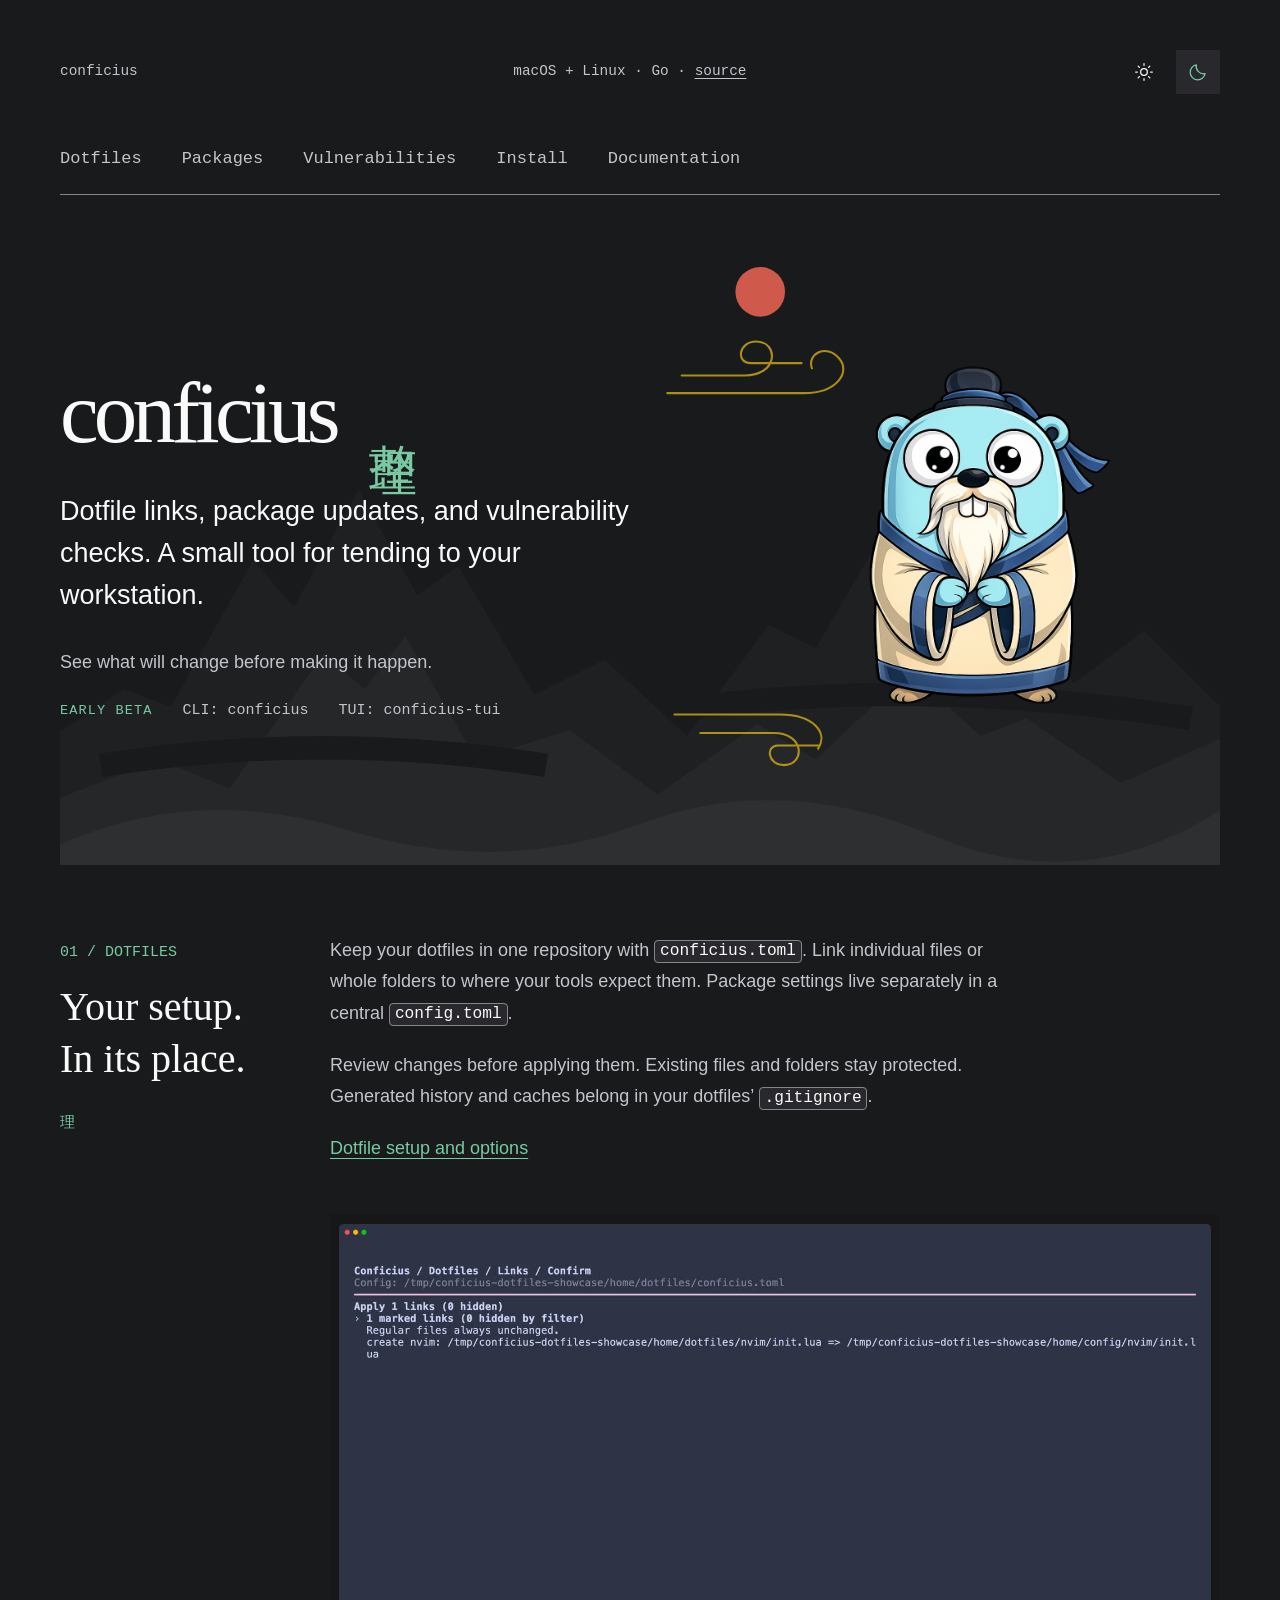
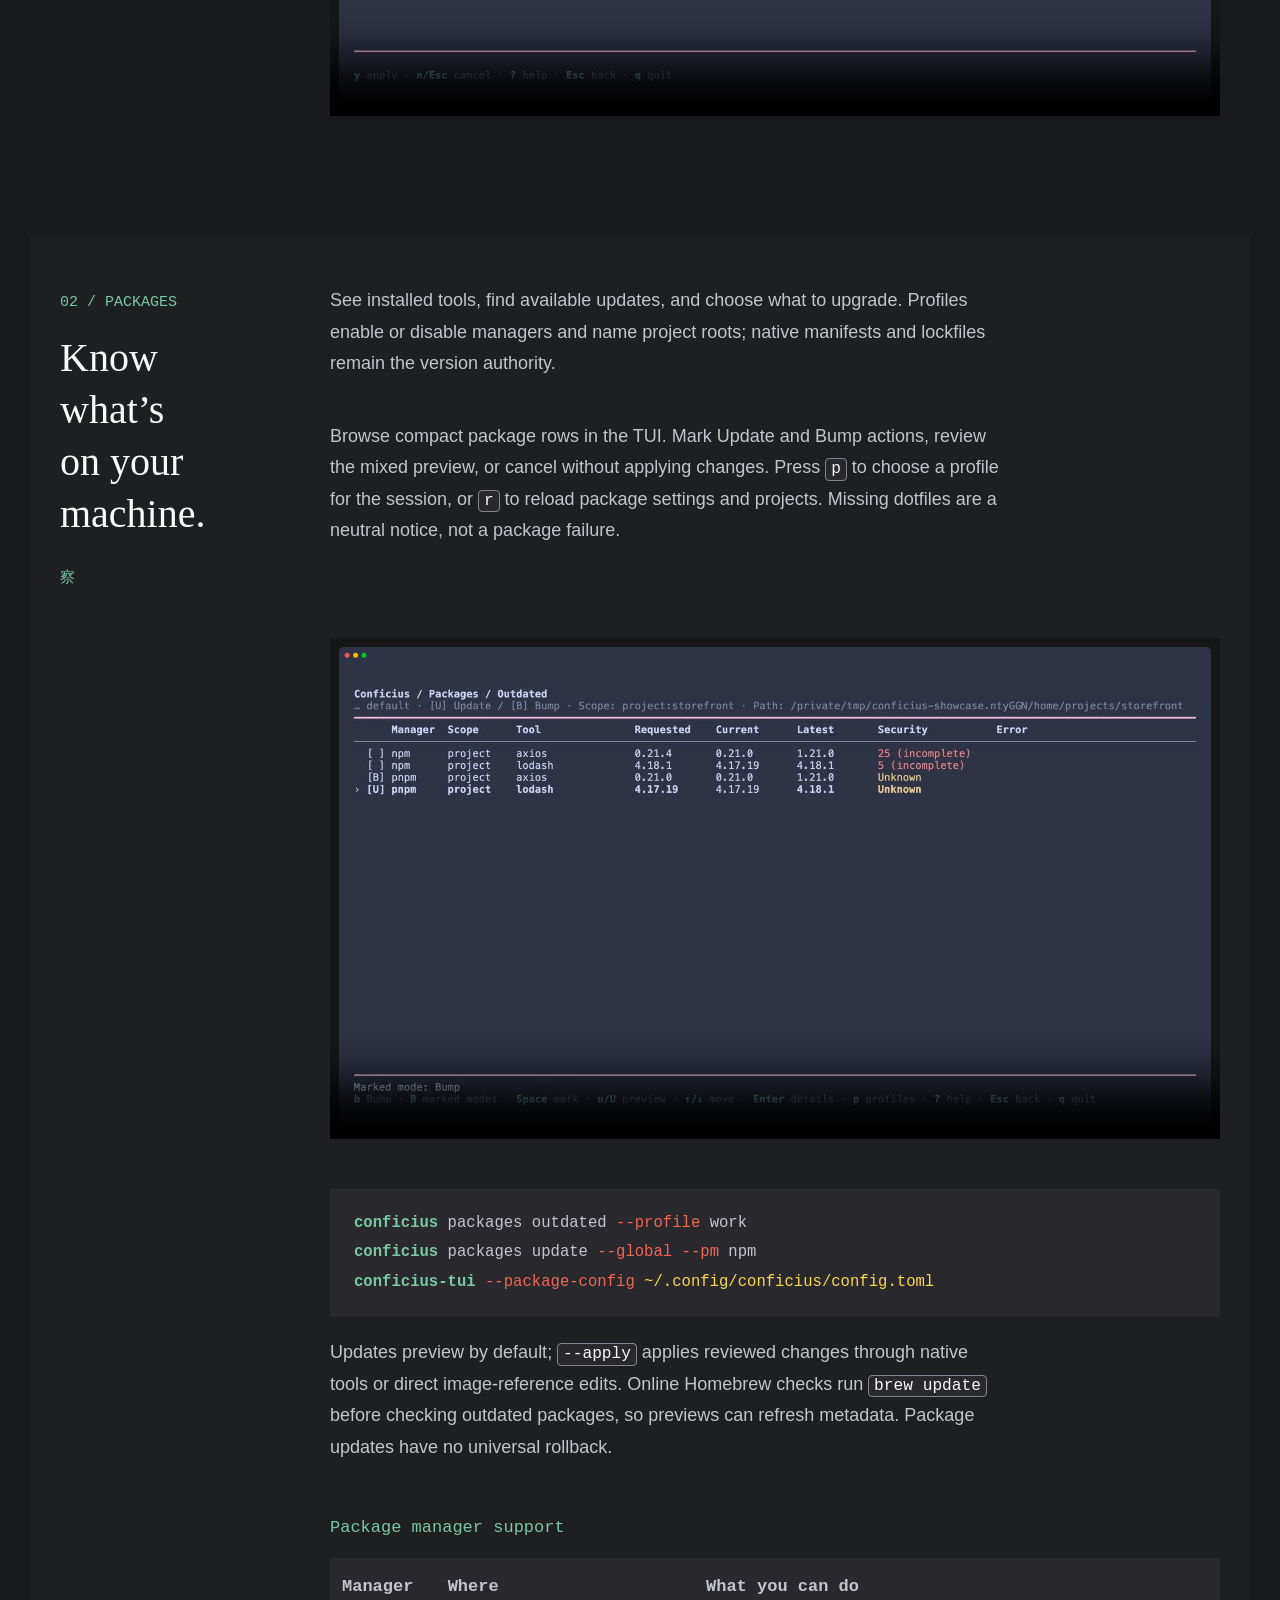
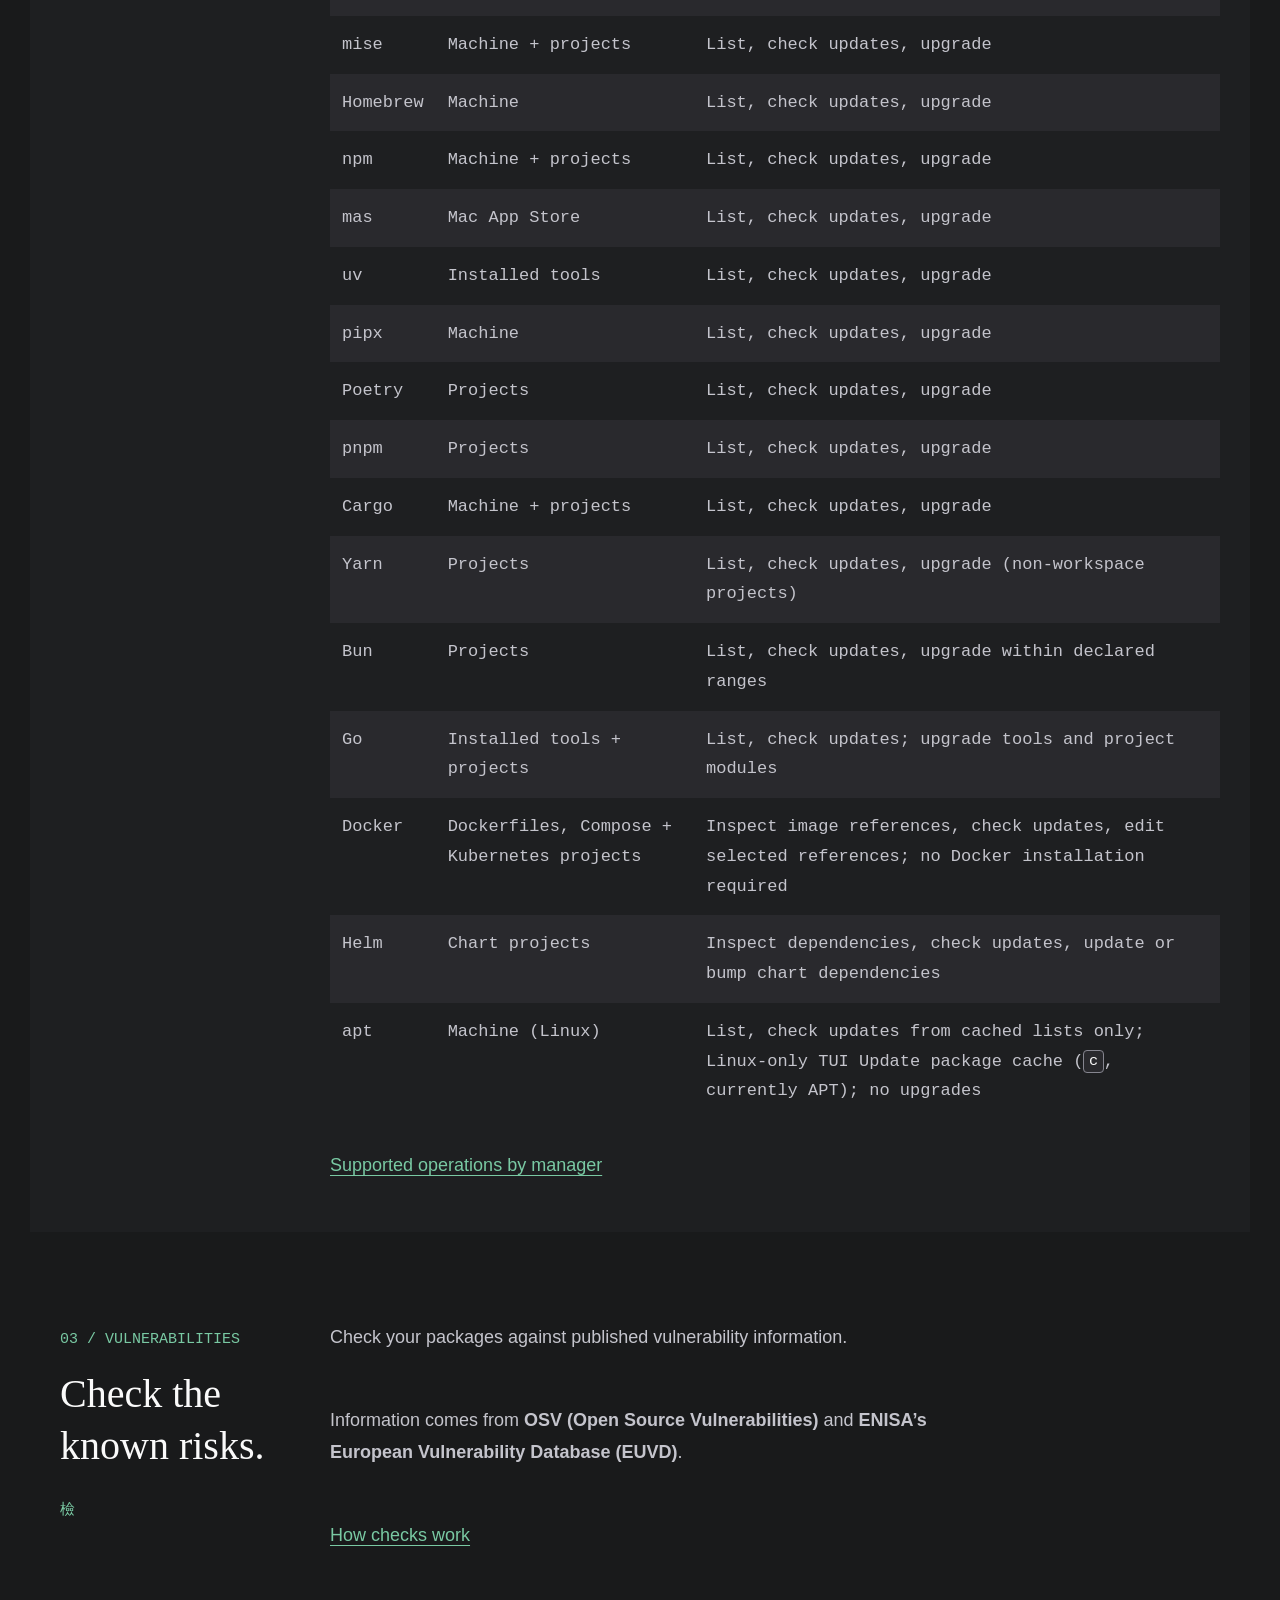
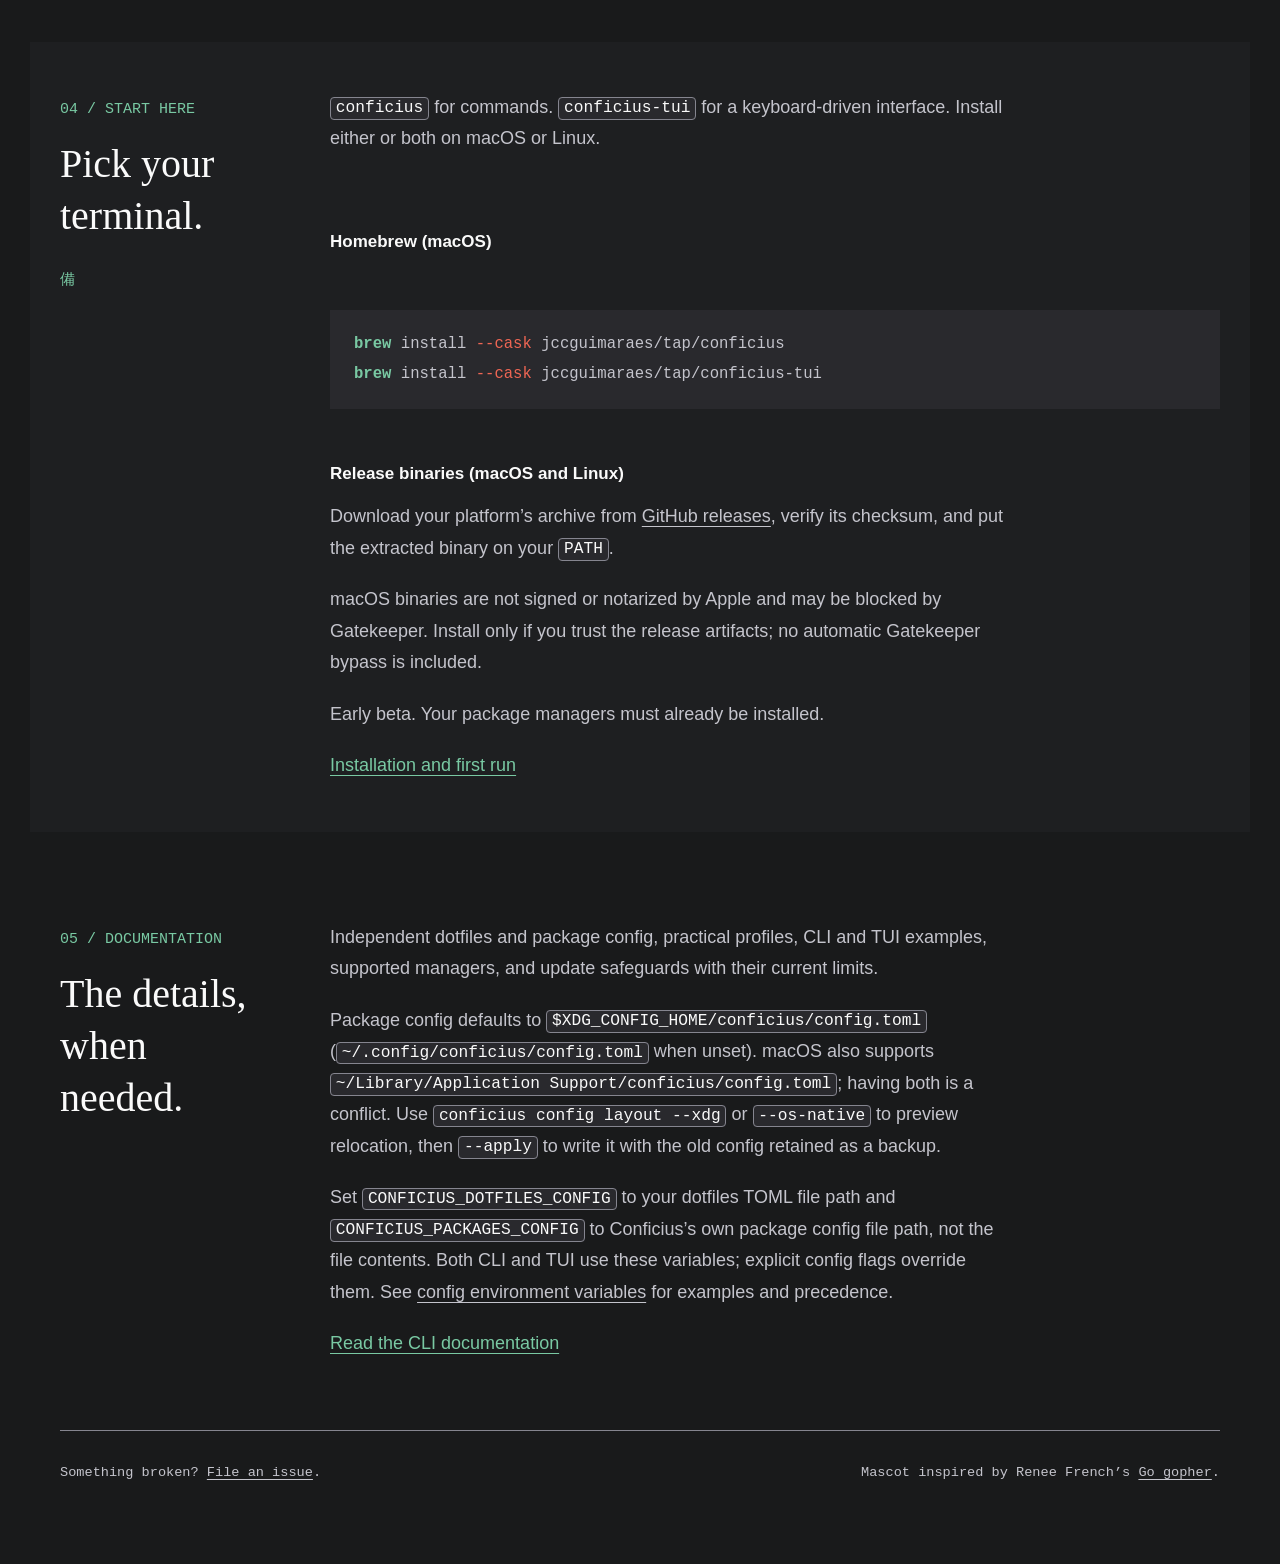
<file: docs/index.html>
<!doctype html>
<html lang="en">
<head>
  <meta charset="utf-8">
  <meta name="viewport" content="width=device-width, initial-scale=1">
  <meta name="description" content="Conficius: a terminal tool for dotfile links, package updates, and vulnerability checks on macOS and Linux. Commands, configuration, and installation notes.">
  <meta name="theme-color" content="#191a1b">
  <title>conficius</title>
  <link rel="icon" href="assets/conficius-gopher.png" type="image/png">
  <script>
    try {
      if (localStorage.getItem('conficius-theme') === 'light') {
        document.documentElement.dataset.theme = 'light';
        document.querySelector('meta[name="theme-color"]').content = '#edf4df';
      }
    } catch {}
  </script>
  <link rel="stylesheet" href="assets/site.css">
</head>
<body>
  <a class="skip" href="#main">Skip to content</a>
  <div class="sheet">
    <header class="masthead">
      <p>conficius</p>
      <p>macOS + Linux · Go · <a href="https://github.com/jccguimaraes/conficius">source</a></p>
      <div class="theme-control" role="group" aria-label="Theme" hidden>
        <button type="button" data-theme="light" aria-label="Light theme" aria-pressed="false">
          <svg viewBox="0 0 24 24" aria-hidden="true"><circle cx="12" cy="12" r="4"/><path d="M12 2v2m0 16v2M2 12h2m16 0h2M5 5l1.5 1.5m11 11L19 19M5 19l1.5-1.5m11-11L19 5"/></svg>
        </button>
        <button type="button" data-theme="dark" aria-label="Dark theme" aria-pressed="true">
          <svg viewBox="0 0 24 24" aria-hidden="true"><path d="M20.5 14A9 9 0 0 1 10 3.5 9 9 0 1 0 20.5 14Z"/></svg>
        </button>
      </div>
    </header>
    <div class="layout">
      <aside class="rail" aria-label="Manual index">
        <div class="rail-inner">
          <nav aria-label="Sections">
            <a href="#dotfiles">Dotfiles</a>
            <a href="#packages">Packages</a>
            <a href="#vulnerabilities">Vulnerabilities</a>
            <a href="#install">Install</a>
            <a href="cli.html">Documentation</a>
          </nav>
        </div>
      </aside>
      <main id="main">
        <div class="intro">
          <svg class="landscape" viewBox="0 0 1000 400" preserveAspectRatio="xMidYMax slice" aria-hidden="true" focusable="false">
            <path fill="currentColor" opacity=".3" d="M0 290 60 250 100 265 170 140 205 180 260 80 310 170 345 145 410 255 470 225 540 290 610 195 650 215 720 95 760 160 800 145 870 245 930 200 1000 270V400H0Z"/>
            <path fill="currentColor" opacity=".5" d="M0 345 90 310 150 335 230 220 265 250 300 205 360 310 440 285 515 340 600 280 650 310 730 235 790 290 830 275 910 330 1000 290V400H0Z"/>
            <path fill="currentColor" d="M0 385Q120 330 250 370T500 365T750 375T1000 350V400H0Z"/>
            <path d="M40 315Q230 285 420 315M550 265Q750 240 970 275" fill="none" stroke="var(--paper)" stroke-width="20"/>
          </svg>
          <div class="intro-copy">
          <div class="title-line">
            <h1>conficius</h1>
            <div class="calligraphy"><span lang="zh-Hant">整理</span></div>
          </div>
          <p class="description">Dotfile links, package updates, and vulnerability checks. A small tool for tending to your workstation.</p>
          <p>See what will change before making it happen.</p>
          <div class="meta"><span class="stamp">EARLY BETA</span><span>CLI: conficius</span><span>TUI: conficius-tui</span></div>
          </div>
          <figure>
            <svg class="ink-garden" viewBox="0 0 600 600" aria-hidden="true" focusable="false">
              <g fill="none" stroke="var(--leaf)" stroke-width="2" opacity=".65" stroke-linecap="round">
                <path d="M21 136h61c33 0 33-33 11-33-17 0-20 21-5 21h49M7 153h132c33 0 46-21 34-34-12-14-31-4-26 10"/>
                <path d="M39 482h71c31 0 30 31 10 31-16 0-18-19-6-19h39M14 464h102c33 0 47 18 37 33"/>
              </g>
              <circle cx="97" cy="55" r="24" fill="var(--sun)" opacity=".85"/>
            </svg>
            <img src="assets/conficius-gopher.png" alt="Gopher in a robe with a long white beard" width="1024" height="1024">
          </figure>
        </div>
        <section id="dotfiles" class="overview" aria-labelledby="dotfiles-title">
          <div class="section-head"><span>01 / DOTFILES</span><h2 id="dotfiles-title">Your setup.<br>In its place.</h2><span class="chapter" lang="zh-Hant" aria-hidden="true">理</span></div>
          <p>Keep your dotfiles in one repository with <code>conficius.toml</code>. Link individual files or whole folders to where your tools expect them. Package settings live separately in a central <code>config.toml</code>.</p>
          <p class="small">Review changes before applying them. Existing files and folders stay protected. Generated history and caches belong in your dotfiles’ <code>.gitignore</code>.</p>
          <a class="reading-link" href="cli.html#dotfiles">Dotfile setup and options</a>
          <div class="showcase">
            <video controls preload="none" playsinline poster="assets/showcase-dotfiles-poster.jpg" width="1600" height="900" aria-label="Dotfiles walkthrough with narration">
              <source src="assets/showcase-dotfiles.mp4" type="video/mp4">
              <track kind="captions" src="assets/showcase-dotfiles.en.vtt" srclang="en" label="English">
              <a href="assets/showcase-dotfiles.mp4">Download the dotfiles walkthrough</a>.
            </video>
          </div>
        </section>
        <section id="packages" class="overview" aria-labelledby="packages-title">
          <div class="section-head"><span>02 / PACKAGES</span><h2 id="packages-title">Know what’s<br>on your machine.</h2><span class="chapter" lang="zh-Hant" aria-hidden="true">察</span></div>
          <p>See installed tools, find available updates, and choose what to upgrade. Profiles enable or disable managers and name project roots; native manifests and lockfiles remain the version authority.</p>
          <p class="small">Browse compact package rows in the TUI. Mark Update and Bump actions, review the mixed preview, or cancel without applying changes. Press <code>p</code> to choose a profile for the session, or <code>r</code> to reload package settings and projects. Missing dotfiles are a neutral notice, not a package failure.</p>
          <div class="showcase">
            <video controls preload="none" playsinline poster="assets/showcase-packages-poster.jpg" width="1600" height="900" aria-label="Package inspection walkthrough with narration">
              <source src="assets/showcase-packages.mp4" type="video/mp4">
              <track kind="captions" src="assets/showcase-packages.en.vtt" srclang="en" label="English">
              <a href="assets/showcase-packages.mp4">Download the packages walkthrough</a>.
            </video>
          </div>
          <pre><code><span class="syntax-command">conficius</span> packages outdated <span class="syntax-flag">--profile</span> work
<span class="syntax-command">conficius</span> packages update <span class="syntax-flag">--global</span> <span class="syntax-flag">--pm</span> npm
<span class="syntax-command">conficius-tui</span> <span class="syntax-flag">--package-config</span> <span class="syntax-string">~/.config/conficius/config.toml</span></code></pre>
          <p class="small">Updates preview by default; <code>--apply</code> applies reviewed changes through native tools or direct image-reference edits. Online Homebrew checks run <code>brew update</code> before checking outdated packages, so previews can refresh metadata. Package updates have no universal rollback.</p>
          <div class="table-scroll" role="region" aria-label="Supported package managers" tabindex="0">
            <table>
              <caption>Package manager support</caption>
              <thead><tr><th scope="col">Manager</th><th scope="col">Where</th><th scope="col">What you can do</th></tr></thead>
              <tbody>
                <tr><th scope="row">mise</th><td>Machine + projects</td><td>List, check updates, upgrade</td></tr>
                <tr><th scope="row">Homebrew</th><td>Machine</td><td>List, check updates, upgrade</td></tr>
                <tr><th scope="row">npm</th><td>Machine + projects</td><td>List, check updates, upgrade</td></tr>
                <tr><th scope="row">mas</th><td>Mac App Store</td><td>List, check updates, upgrade</td></tr>
                <tr><th scope="row">uv</th><td>Installed tools</td><td>List, check updates, upgrade</td></tr>
                <tr><th scope="row">pipx</th><td>Machine</td><td>List, check updates, upgrade</td></tr>
                <tr><th scope="row">Poetry</th><td>Projects</td><td>List, check updates, upgrade</td></tr>
                <tr><th scope="row">pnpm</th><td>Projects</td><td>List, check updates, upgrade</td></tr>
                <tr><th scope="row">Cargo</th><td>Machine + projects</td><td>List, check updates, upgrade</td></tr>
                <tr><th scope="row">Yarn</th><td>Projects</td><td>List, check updates, upgrade (non-workspace projects)</td></tr>
                <tr><th scope="row">Bun</th><td>Projects</td><td>List, check updates, upgrade within declared ranges</td></tr>
                <tr><th scope="row">Go</th><td>Installed tools + projects</td><td>List, check updates; upgrade tools and project modules</td></tr>
                <tr><th scope="row">Docker</th><td>Dockerfiles, Compose + Kubernetes projects</td><td>Inspect image references, check updates, edit selected references; no Docker installation required</td></tr>
                <tr><th scope="row">Helm</th><td>Chart projects</td><td>Inspect dependencies, check updates, update or bump chart dependencies</td></tr>
                <tr><th scope="row">apt</th><td>Machine (Linux)</td><td>List, check updates from cached lists only; Linux-only TUI Update package cache (<code>c</code>, currently APT); no upgrades</td></tr>
              </tbody>
            </table>
          </div>
          <a class="reading-link" href="cli.html#managers">Supported operations by manager</a>
        </section>
        <section id="vulnerabilities" class="overview" aria-labelledby="vulnerabilities-title">
          <div class="section-head"><span>03 / VULNERABILITIES</span><h2 id="vulnerabilities-title">Check the<br>known risks.</h2><span class="chapter" lang="zh-Hant" aria-hidden="true">檢</span></div>
          <p>Check your packages against published vulnerability information.</p>
          <p class="source-line">Information comes from <strong>OSV (Open Source Vulnerabilities)</strong> and <strong>ENISA’s European Vulnerability Database (EUVD)</strong>.</p>
          <a class="reading-link" href="cli.html#vulnerabilities">How checks work</a>
        </section>
        <section id="install" class="overview" aria-labelledby="install-title">
          <div class="section-head"><span>04 / START HERE</span><h2 id="install-title">Pick your<br>terminal.</h2><span class="chapter" lang="zh-Hant" aria-hidden="true">備</span></div>
          <p><code>conficius</code> for commands. <code>conficius-tui</code> for a keyboard-driven interface. Install either or both on macOS or Linux.</p>
          <h3>Homebrew (macOS)</h3>
          <pre><code><span class="syntax-command">brew</span> install <span class="syntax-flag">--cask</span> jccguimaraes/tap/conficius
<span class="syntax-command">brew</span> install <span class="syntax-flag">--cask</span> jccguimaraes/tap/conficius-tui</code></pre>
          <h3>Release binaries (macOS and Linux)</h3>
          <p>Download your platform’s archive from <a href="https://github.com/jccguimaraes/conficius/releases">GitHub releases</a>, verify its checksum, and put the extracted binary on your <code>PATH</code>.</p>
          <p>macOS binaries are not signed or notarized by Apple and may be blocked by Gatekeeper. Install only if you trust the release artifacts; no automatic Gatekeeper bypass is included.</p>
          <p class="small">Early beta. Your package managers must already be installed.</p>
          <a class="reading-link" href="cli.html#overview">Installation and first run</a>
        </section>
        <section id="documentation" class="overview" aria-labelledby="documentation-title">
          <div class="section-head"><span>05 / DOCUMENTATION</span><h2 id="documentation-title">The details,<br>when needed.</h2></div>
          <p>Independent dotfiles and package config, practical profiles, CLI and TUI examples, supported managers, and update safeguards with their current limits.</p>
          <p class="small">Package config defaults to <code>$XDG_CONFIG_HOME/conficius/config.toml</code> (<code>~/.config/conficius/config.toml</code> when unset). macOS also supports <code>~/Library/Application Support/conficius/config.toml</code>; having both is a conflict. Use <code>conficius config layout --xdg</code> or <code>--os-native</code> to preview relocation, then <code>--apply</code> to write it with the old config retained as a backup.</p>
          <p class="small">Set <code>CONFICIUS_DOTFILES_CONFIG</code> to your dotfiles TOML file path and <code>CONFICIUS_PACKAGES_CONFIG</code> to Conficius’s own package config file path, not the file contents. Both CLI and TUI use these variables; explicit config flags override them. See <a href="cli.html#config-environment">config environment variables</a> for examples and precedence.</p>
          <a class="reading-link" href="cli.html">Read the CLI documentation</a>
        </section>
      </main>
    </div>
    <footer>
      <p>Something broken? <a href="https://github.com/jccguimaraes/conficius/issues">File an issue</a>.</p>
      <p>Mascot inspired by Renee French’s <a href="https://go.dev/doc/gopher">Go gopher</a>.</p>
    </footer>
  </div>
  <script>
    const themeControl = document.querySelector('.theme-control');
    const themeButtons = themeControl.querySelectorAll('button');
    const updateThemeButtons = () => {
      const theme = document.documentElement.dataset.theme || 'dark';
      themeButtons.forEach(button => button.setAttribute('aria-pressed', String(button.dataset.theme === theme)));
    };
    updateThemeButtons();
    themeControl.hidden = false;
    themeButtons.forEach(button => button.addEventListener('click', () => {
      const theme = button.dataset.theme;
      document.documentElement.dataset.theme = theme;
      document.querySelector('meta[name="theme-color"]').content = theme === 'light' ? '#edf4df' : '#191a1b';
      updateThemeButtons();
      try { localStorage.setItem('conficius-theme', theme); } catch {}
    }));
  </script>
</body>
</html>
</file>
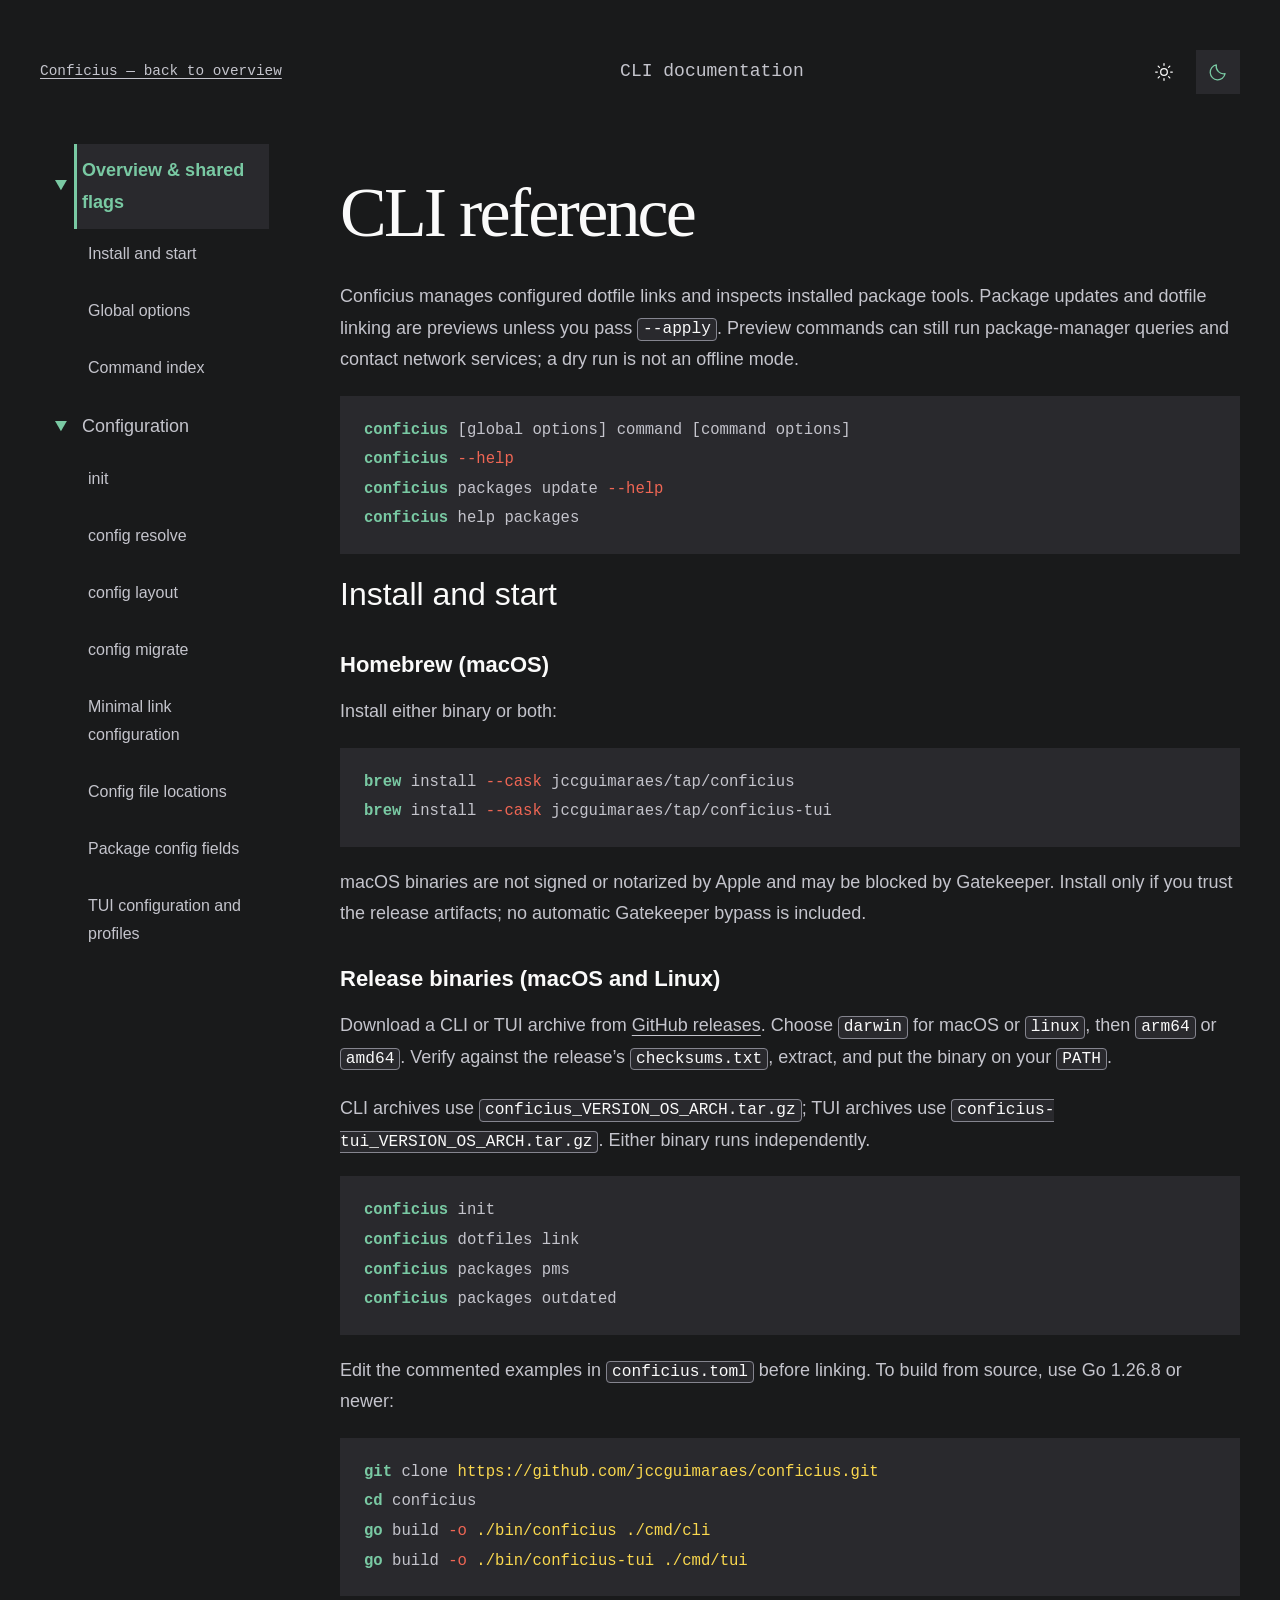
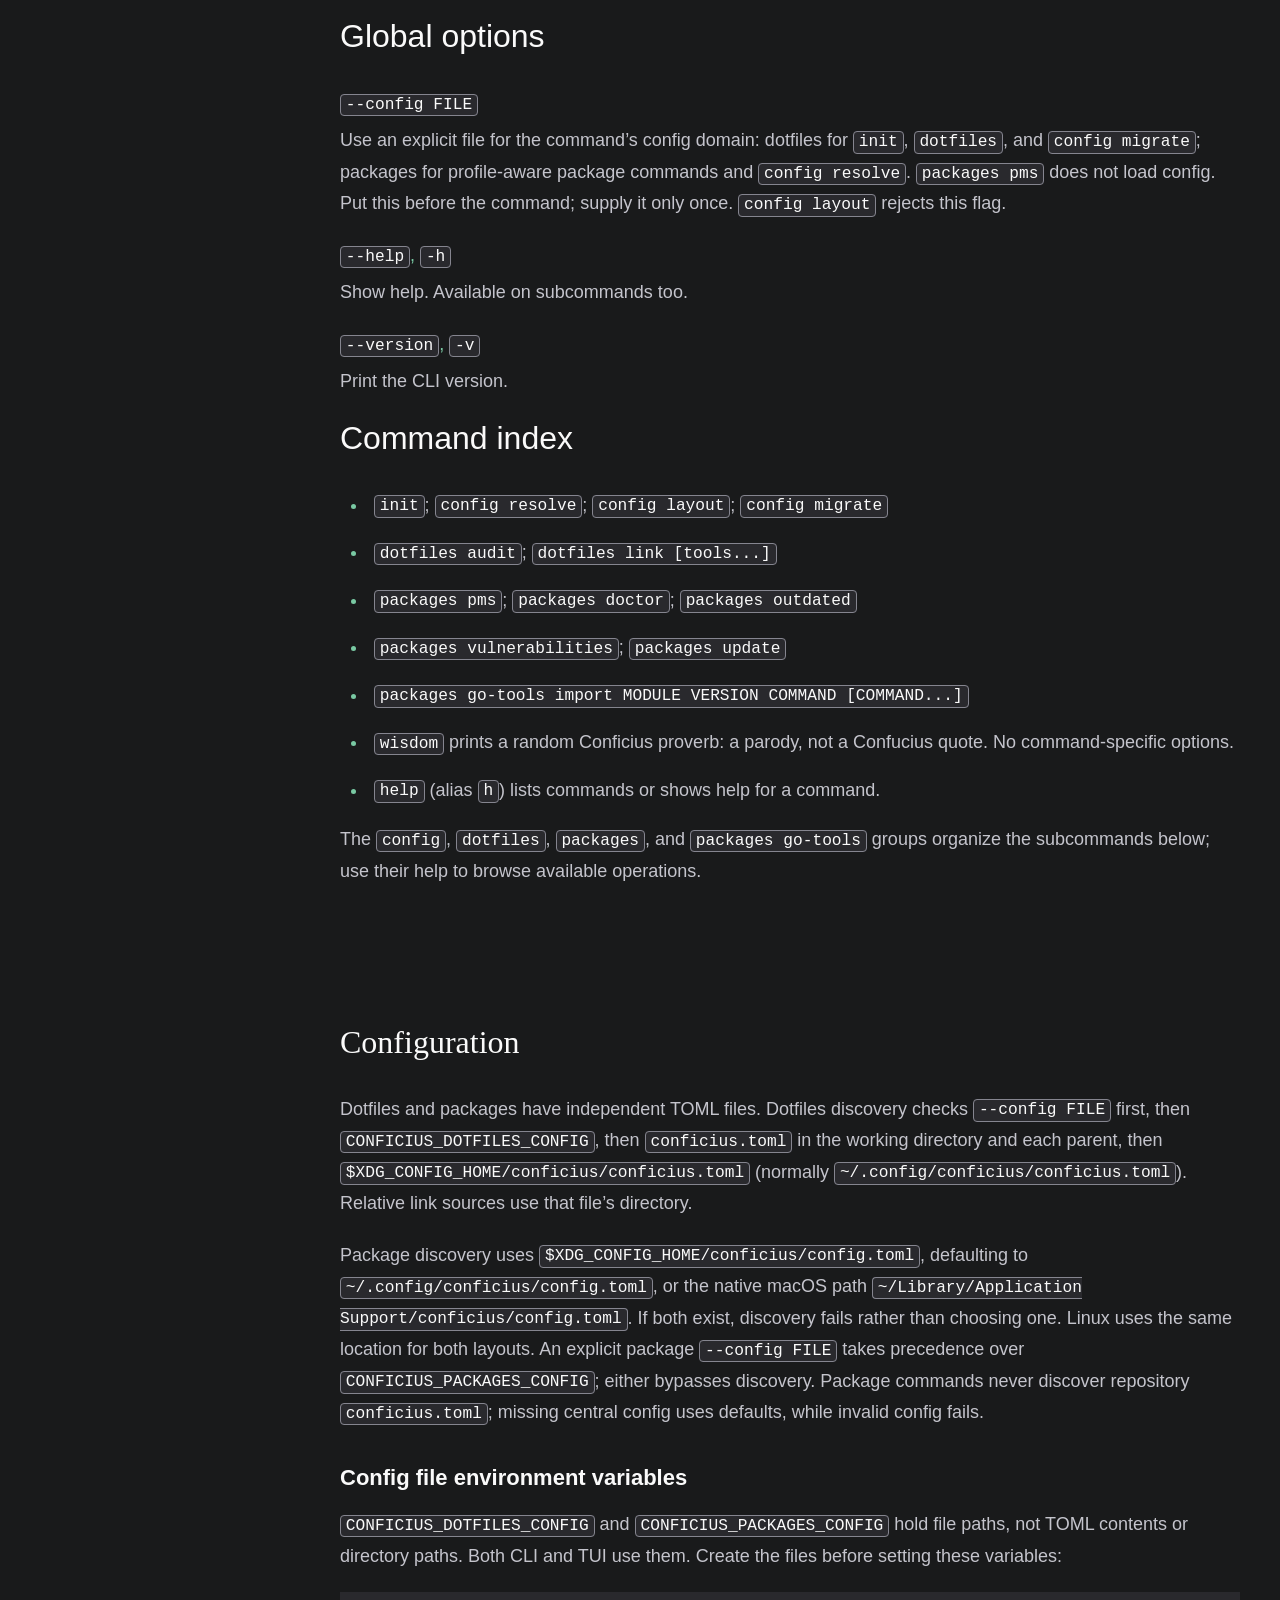
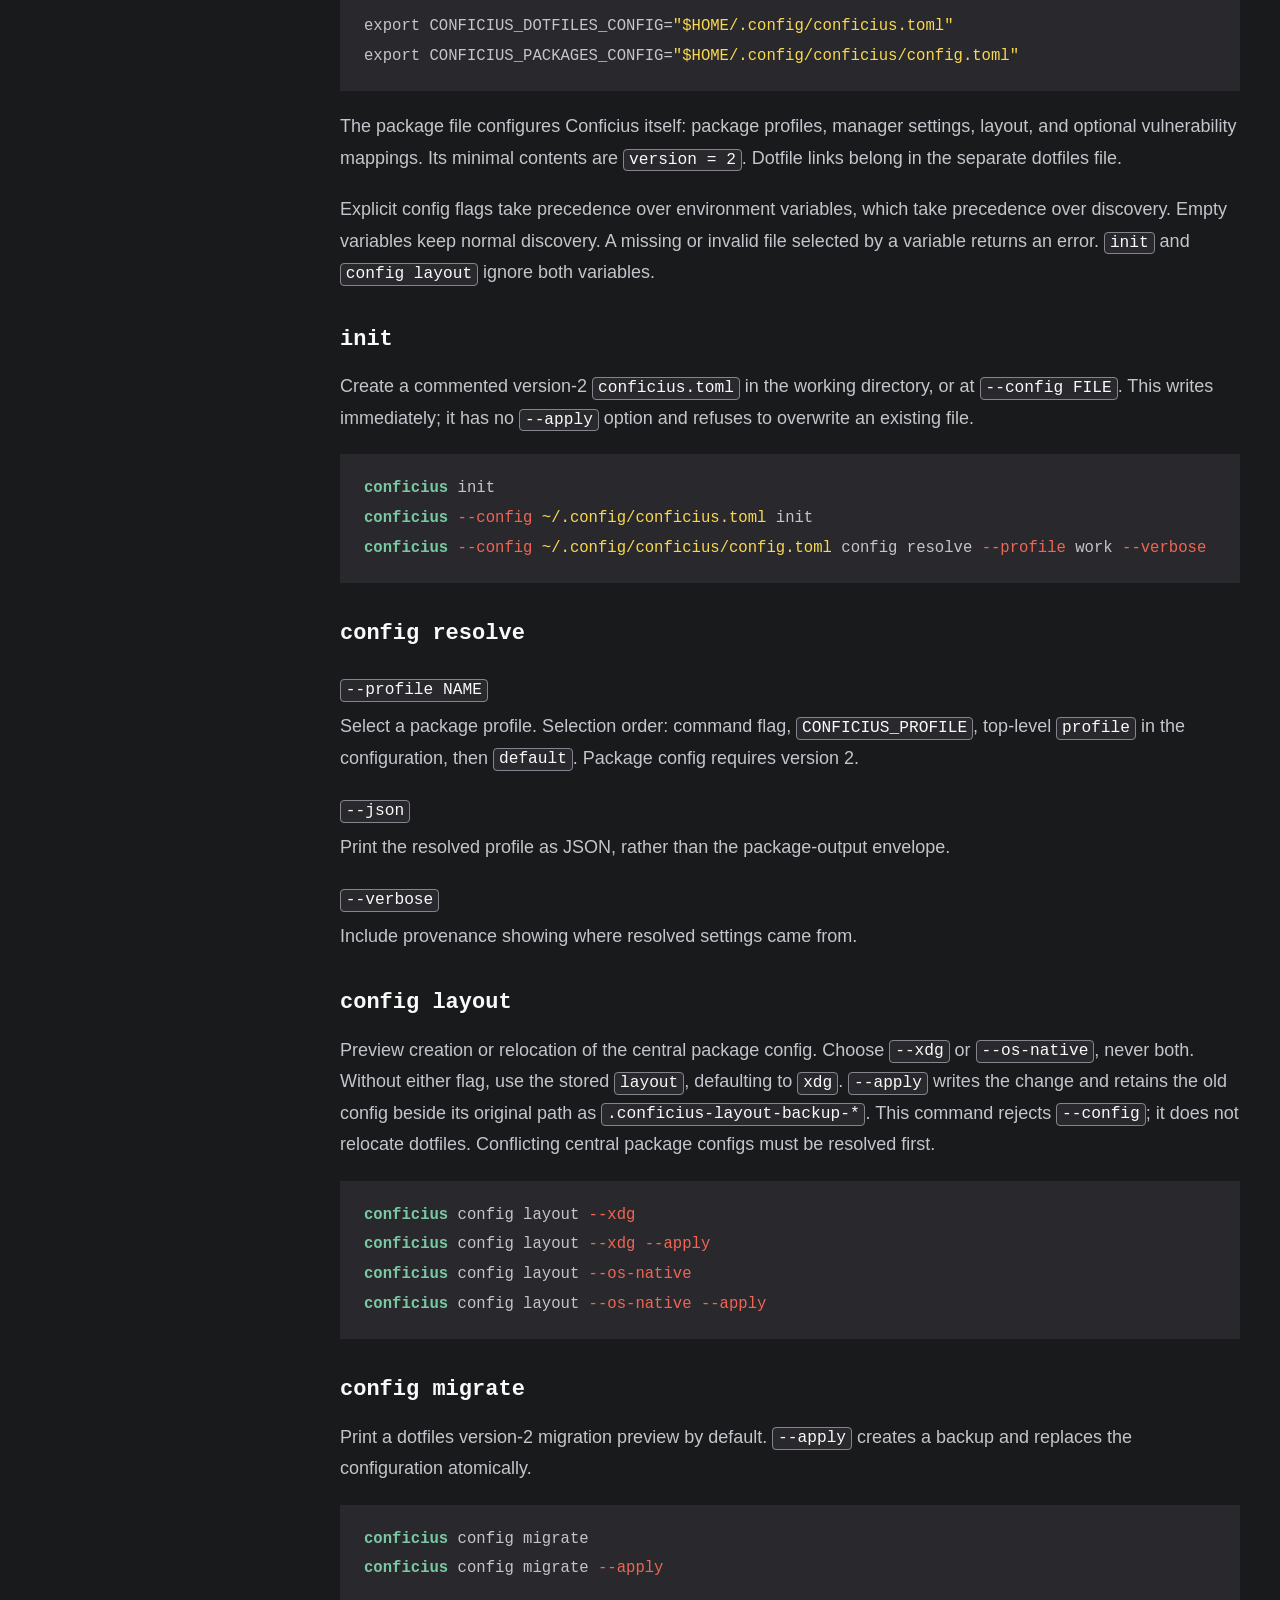
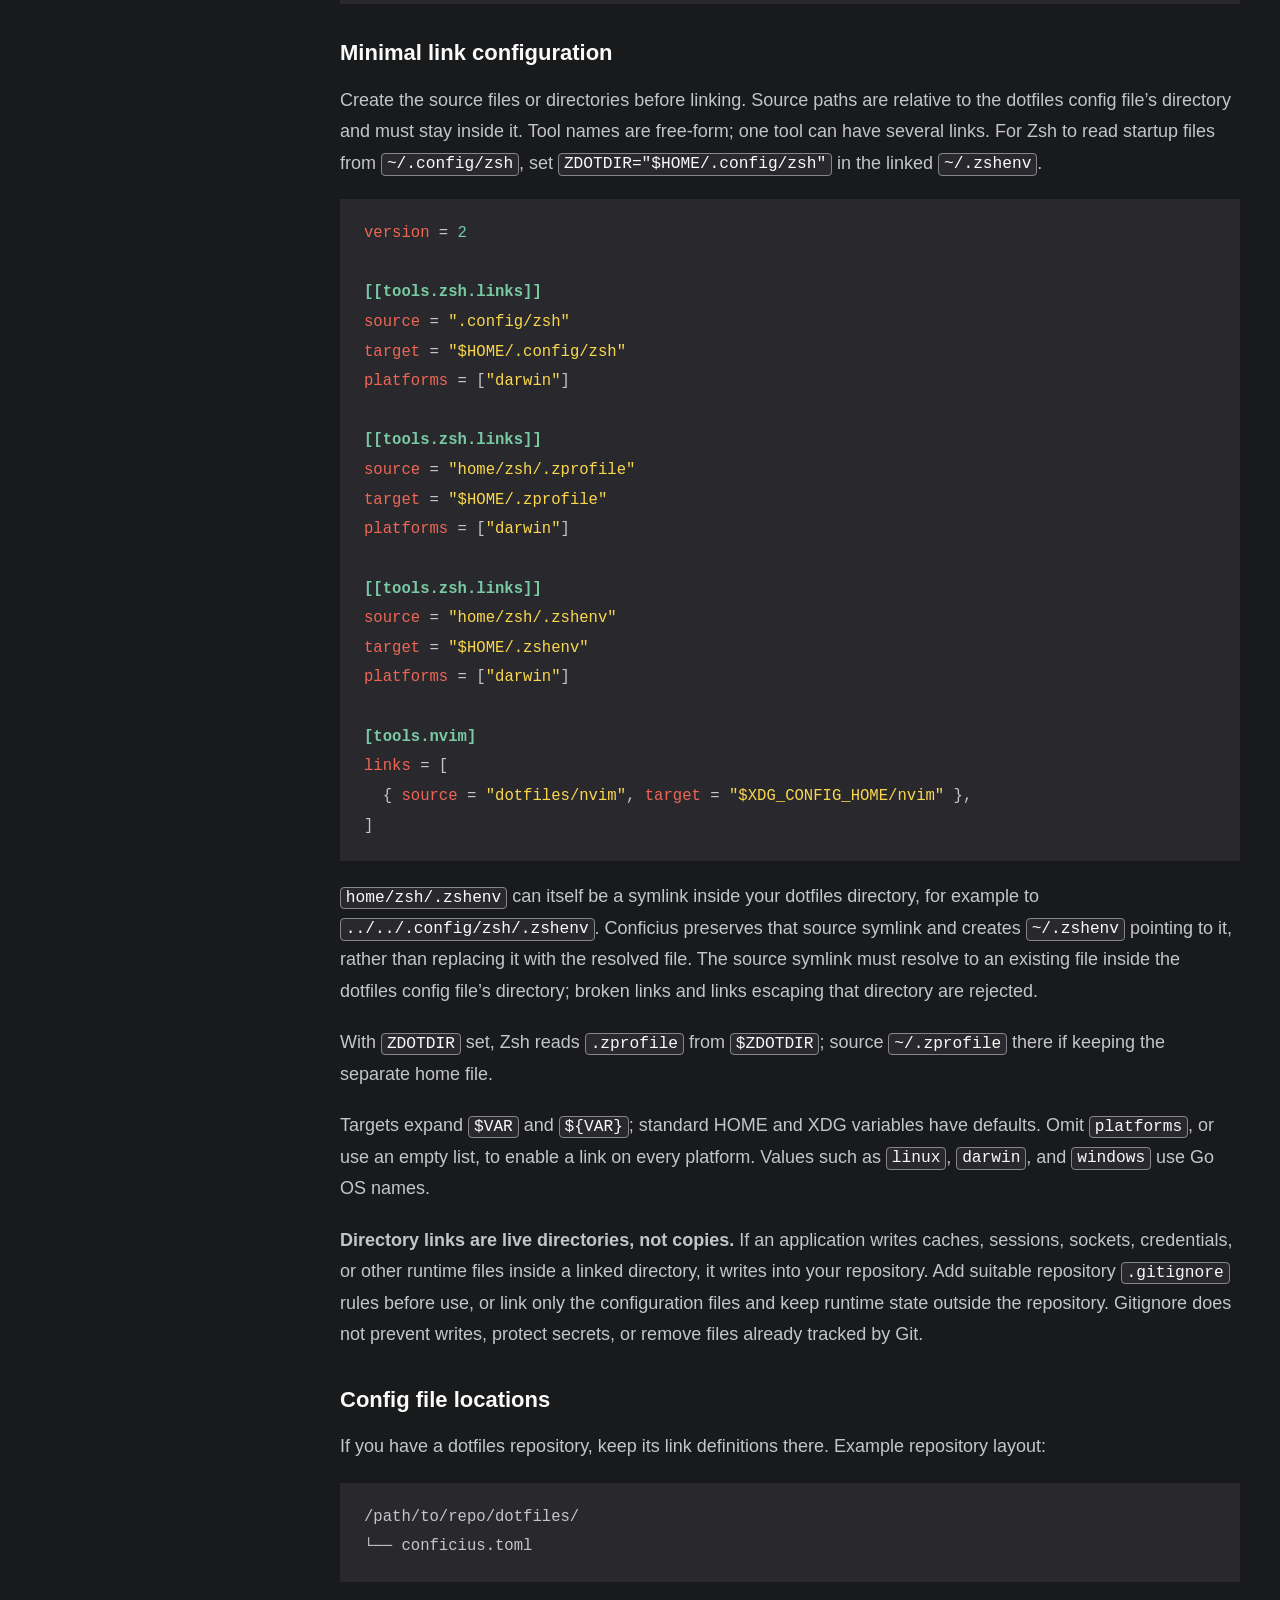
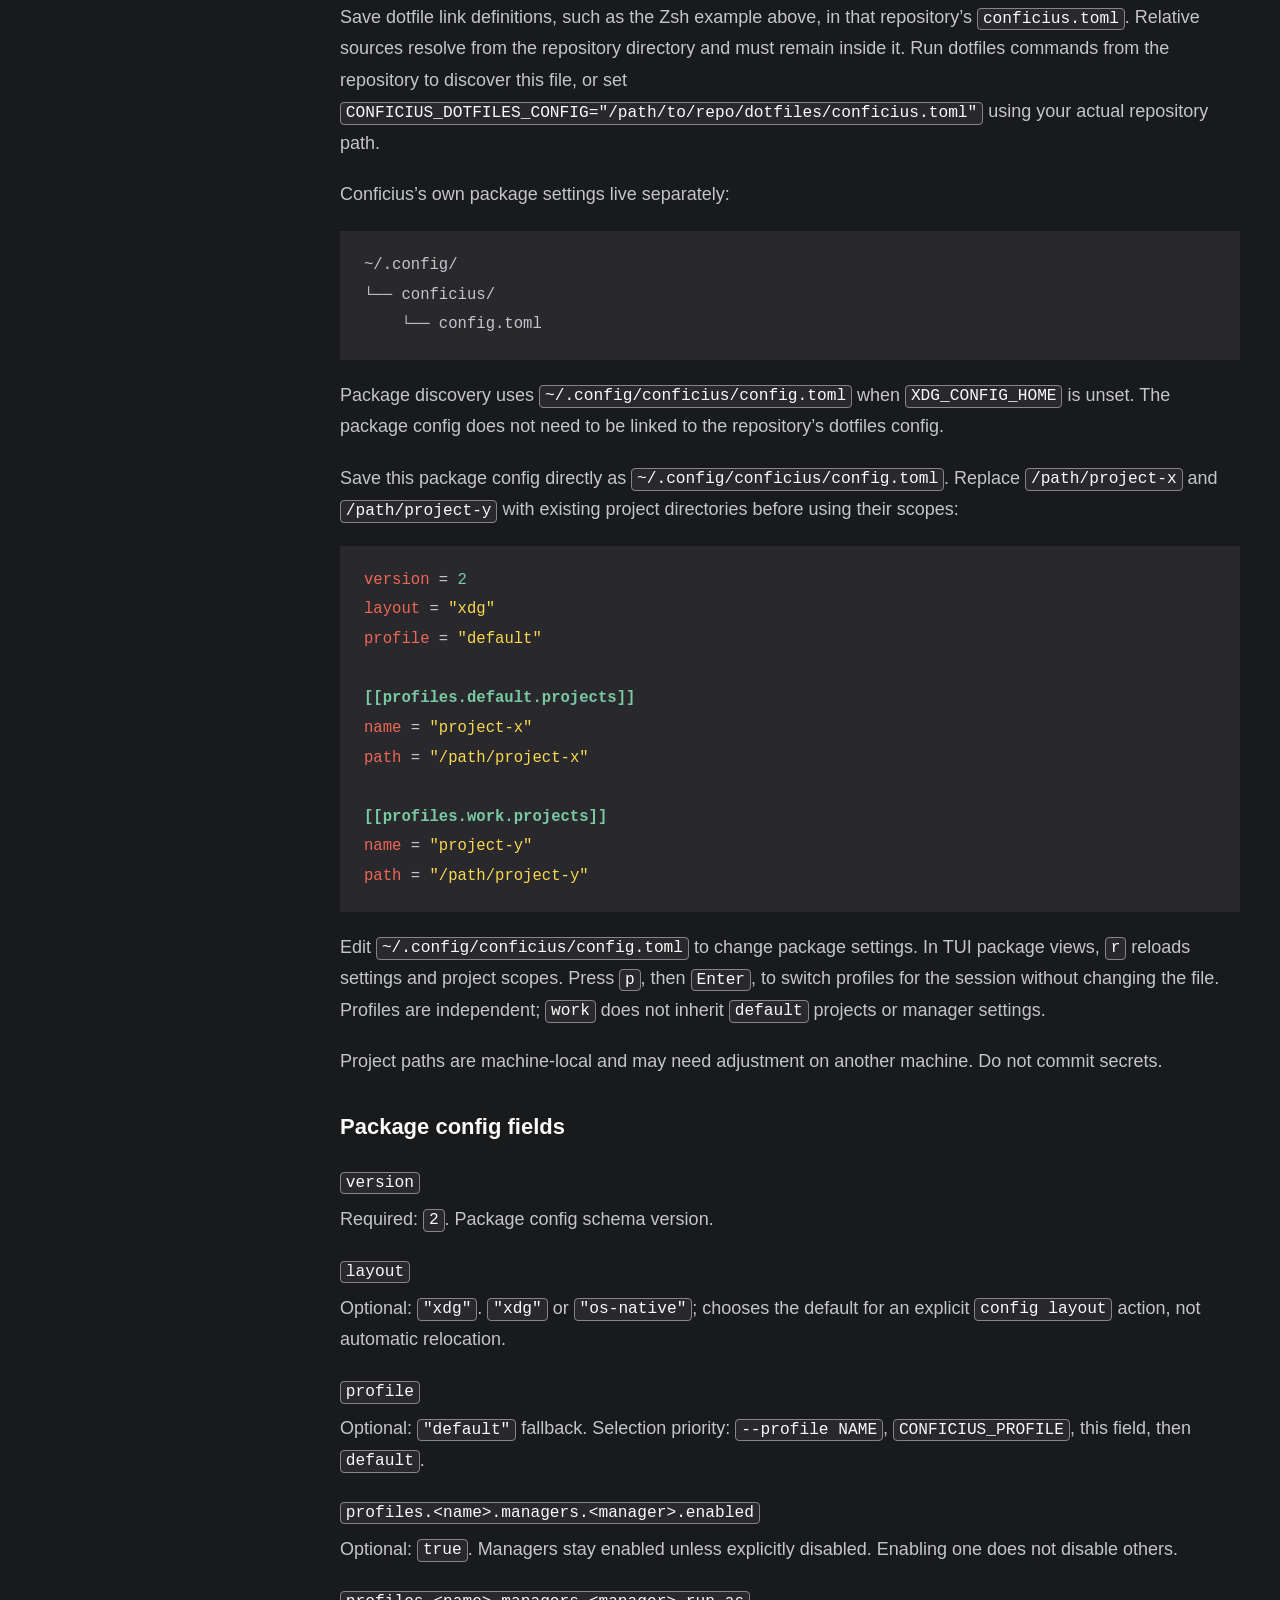
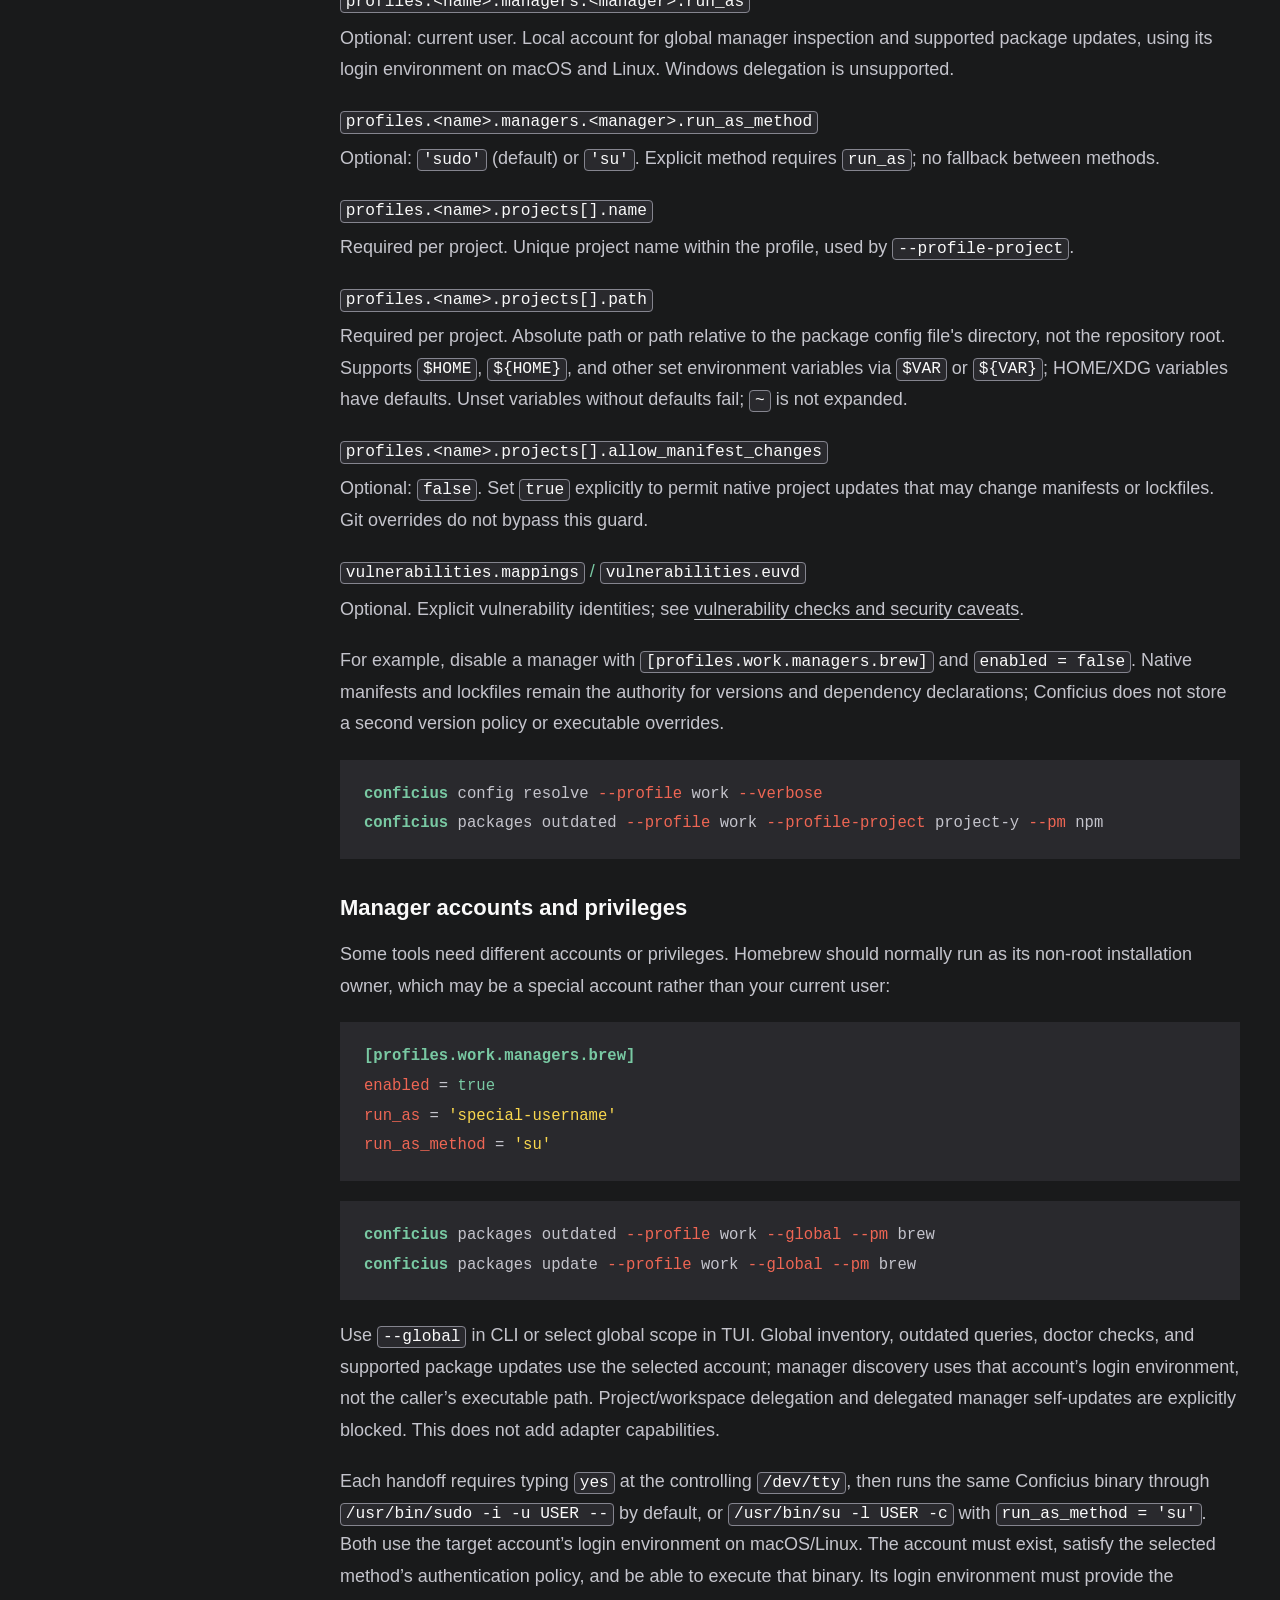
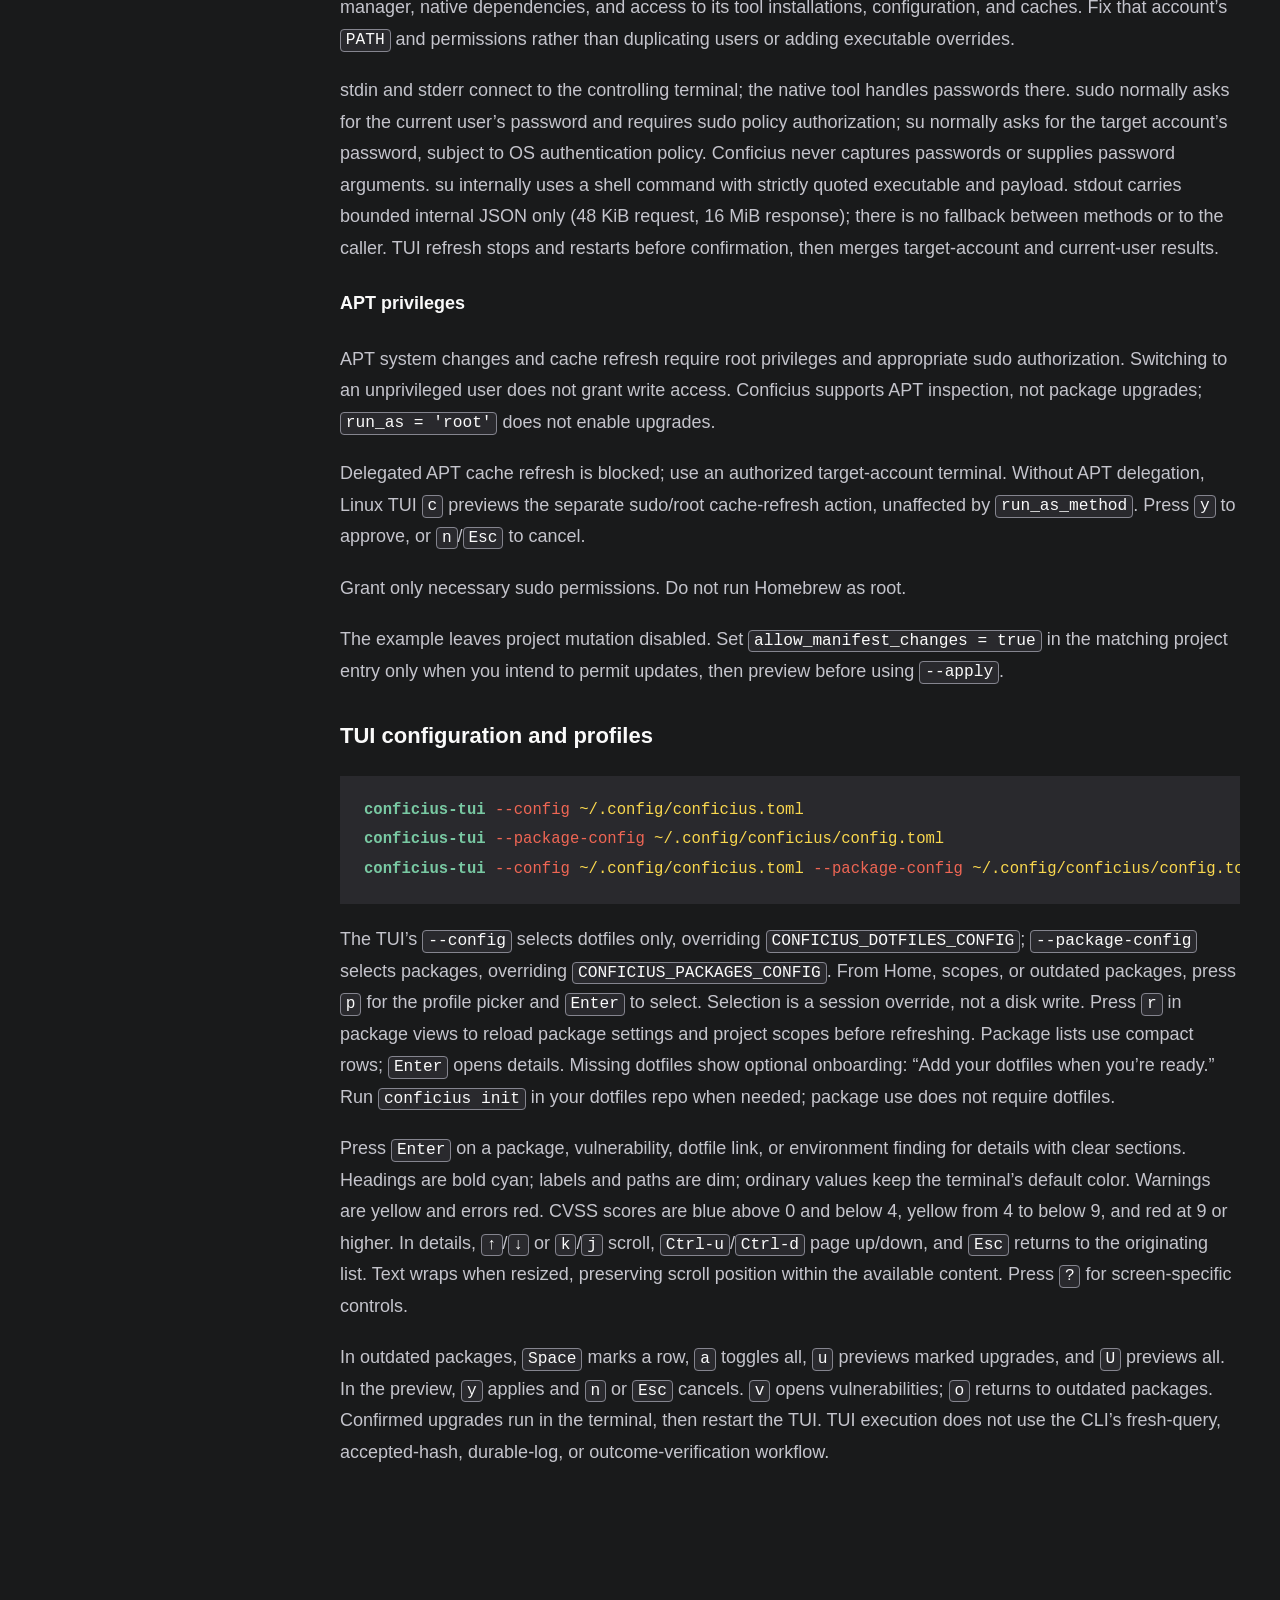
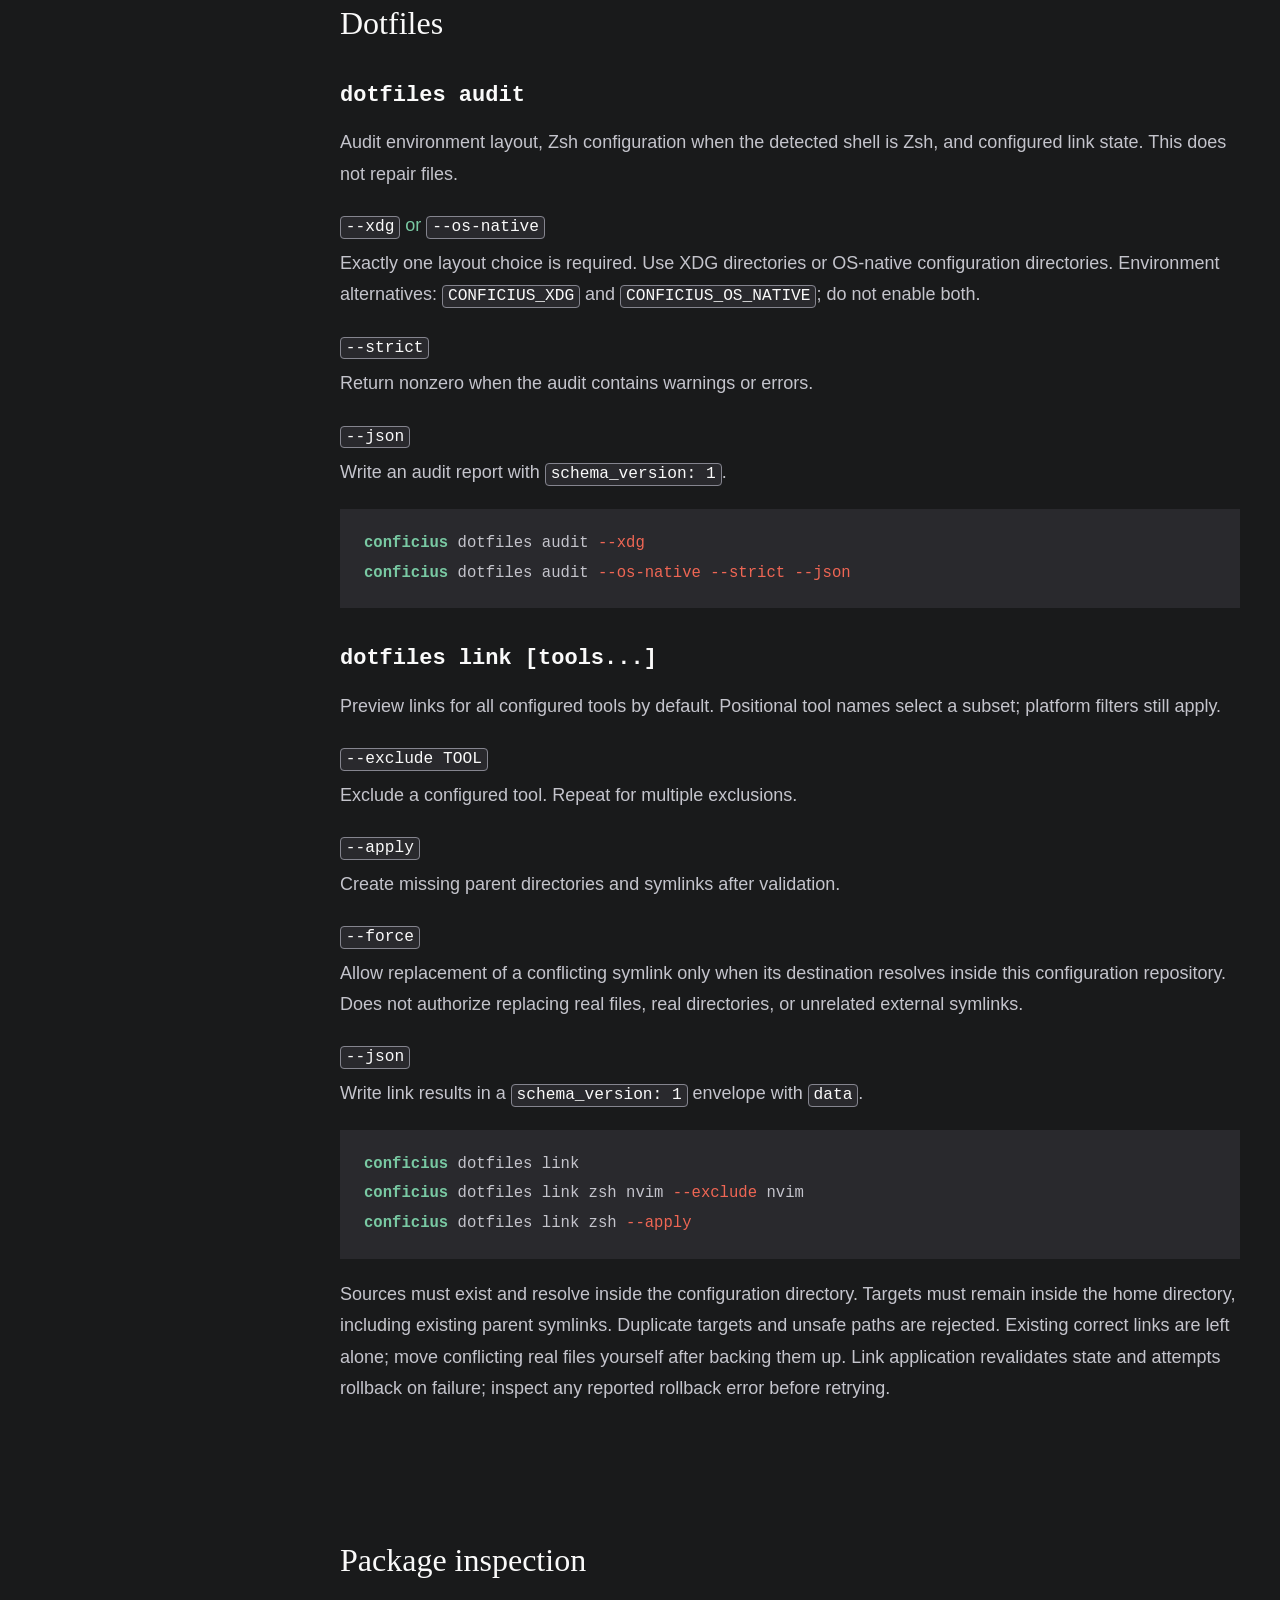
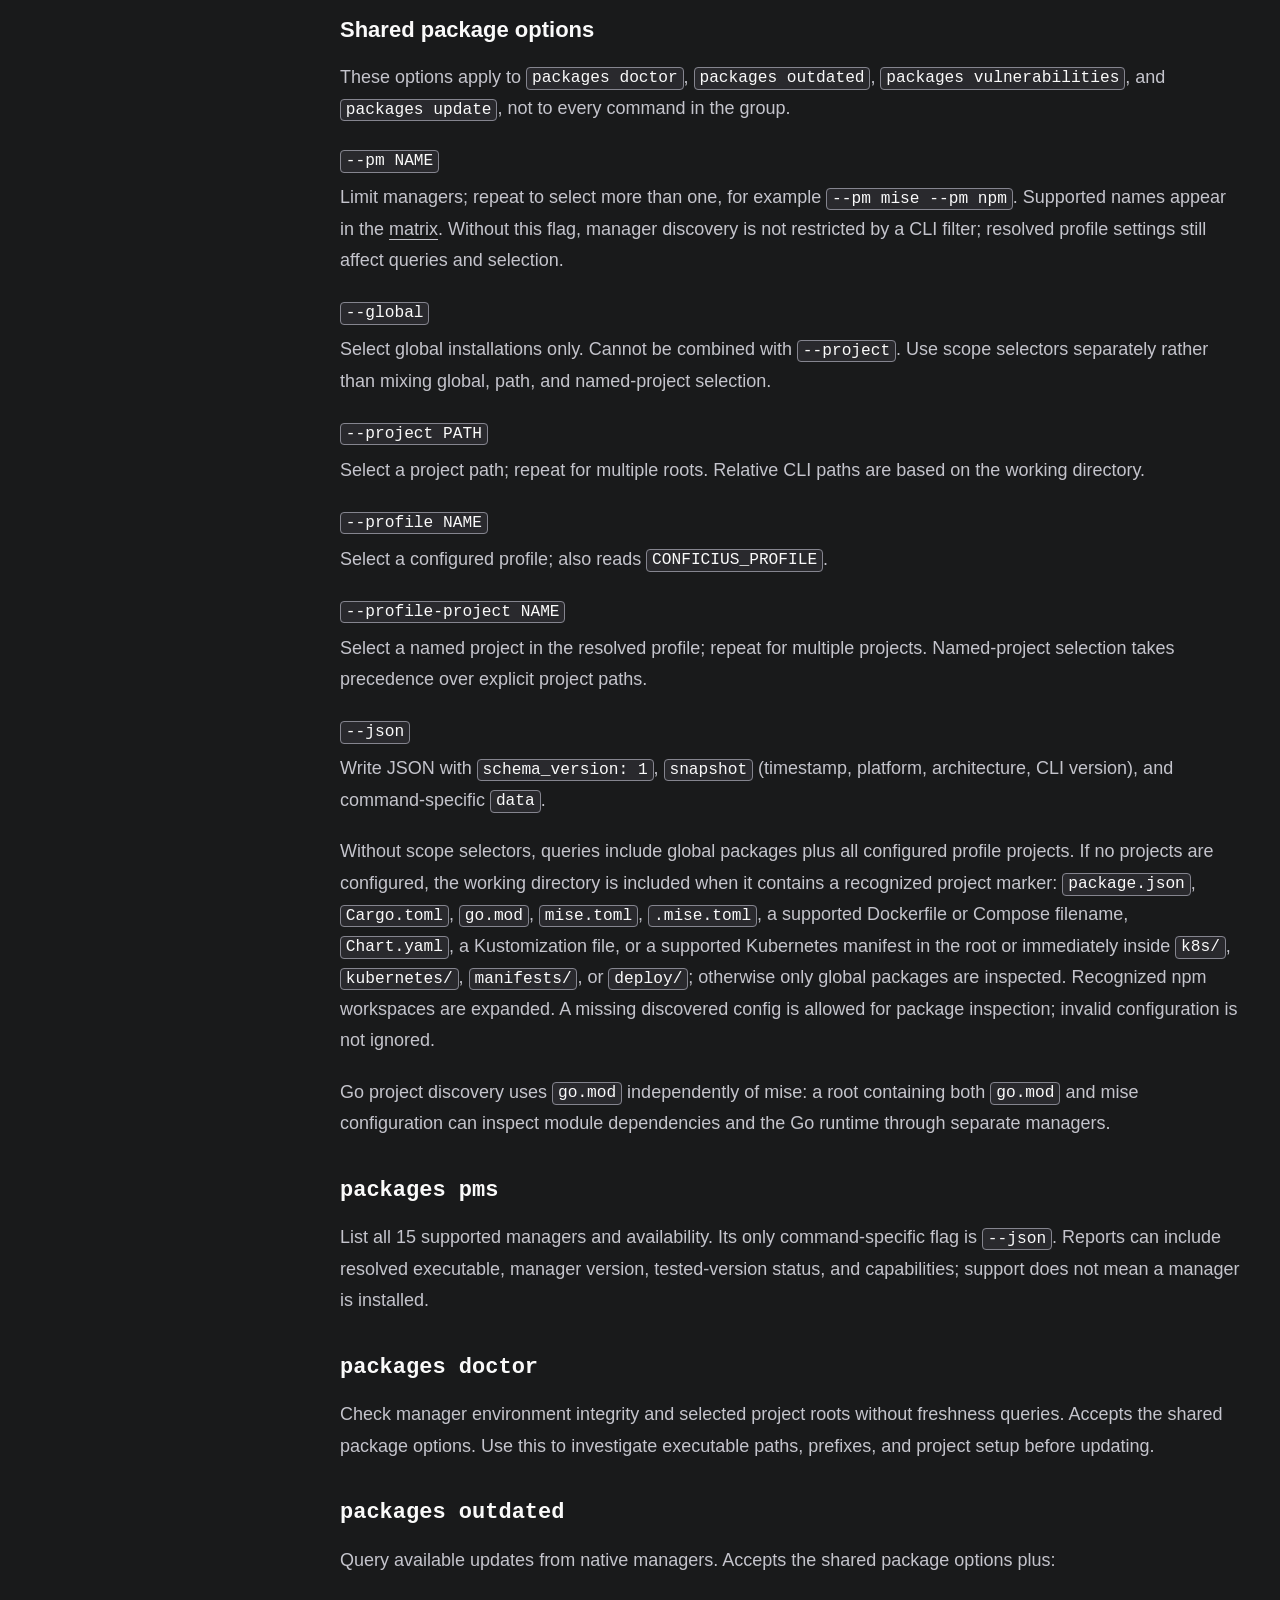
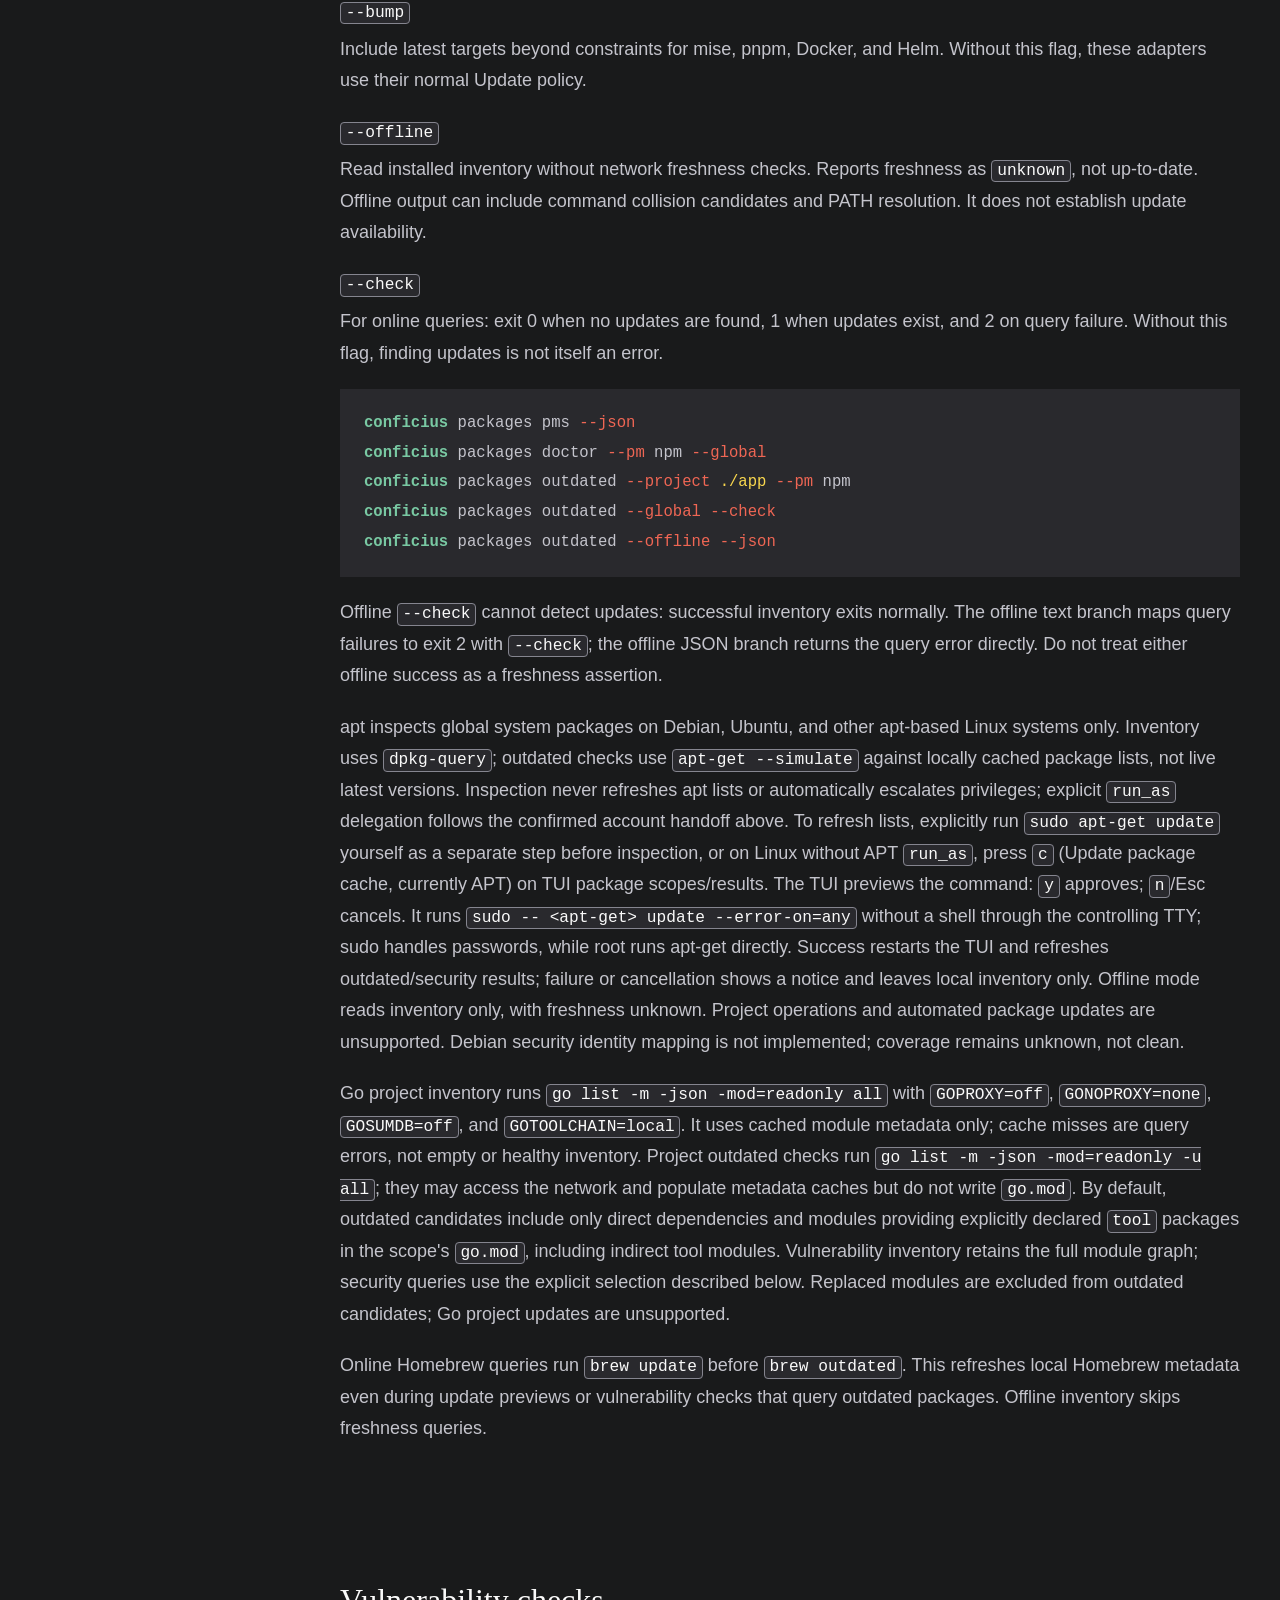
<file: docs/cli.html>
<!doctype html>
<html lang="en">
<head>
  <meta charset="utf-8">
  <meta name="viewport" content="width=device-width, initial-scale=1">
  <meta name="description" content="Conficius CLI reference: configuration, dotfile links, package inventory, vulnerability checks, update previews, and supported package managers.">
  <meta name="theme-color" content="#191a1b">
  <title>CLI reference — Conficius</title>
  <script>
    try {
      if (localStorage.getItem('conficius-theme') === 'light') {
        document.documentElement.dataset.theme = 'light';
        document.querySelector('meta[name="theme-color"]').content = '#edf4df';
      }
    } catch {}
  </script>
  <link rel="stylesheet" href="assets/site.css">
</head>
<body class="doc-page">
  <a class="skip" href="#main">Skip to content</a>
  <div class="sheet">
    <header class="masthead">
      <a href="index.html">Conficius — back to overview</a>
      <span class="small">CLI documentation</span>
      <div class="theme-control" role="group" aria-label="Theme" hidden>
        <button type="button" data-theme="light" aria-label="Light theme" aria-pressed="false">
          <svg viewBox="0 0 24 24" aria-hidden="true"><circle cx="12" cy="12" r="4"/><path d="M12 2v2m0 16v2M2 12h2m16 0h2M5 5l1.5 1.5m11 11L19 19M5 19l1.5-1.5m11-11L19 5"/></svg>
        </button>
        <button type="button" data-theme="dark" aria-label="Dark theme" aria-pressed="true">
          <svg viewBox="0 0 24 24" aria-hidden="true"><path d="M20.5 14A9 9 0 0 1 10 3.5 9 9 0 1 0 20.5 14Z"/></svg>
        </button>
      </div>
    </header>
    <div class="layout">
      <aside class="rail">
        <div class="rail-inner">
          <nav aria-label="CLI reference sections">
            <ul>
              <li>
                <details>
                  <summary><a href="#overview">Overview &amp; shared flags</a></summary>
                  <ul>
                    <li><a href="#install-and-start">Install and start</a></li>
                    <li><a href="#global-options">Global options</a></li>
                    <li><a href="#command-index">Command index</a></li>
                  </ul>
                </details>
              </li>
              <li>
                <details open>
                  <summary><a href="#config">Configuration</a></summary>
                  <ul>
                    <li><a href="#init">init</a></li>
                    <li><a href="#config-resolve">config resolve</a></li>
                    <li><a href="#config-layout">config layout</a></li>
                    <li><a href="#config-migrate">config migrate</a></li>
                    <li><a href="#minimal-link-configuration">Minimal link configuration</a></li>
                    <li><a href="#self-managed-config">Config file locations</a></li>
                    <li><a href="#package-config-fields">Package config fields</a></li>
                    <li><a href="#tui-configuration-and-profiles">TUI configuration and profiles</a></li>
                  </ul>
                </details>
              </li>
              <li>
                <details>
                  <summary><a href="#dotfiles">Dotfiles</a></summary>
                  <ul>
                    <li><a href="#dotfiles-audit">dotfiles audit</a></li>
                    <li><a href="#dotfiles-link">dotfiles link [tools...]</a></li>
                  </ul>
                </details>
              </li>
              <li>
                <details>
                  <summary><a href="#packages">Package inspection</a></summary>
                  <ul>
                    <li><a href="#shared-package-options">Shared package options</a></li>
                    <li><a href="#packages-pms">packages pms</a></li>
                    <li><a href="#packages-doctor">packages doctor</a></li>
                    <li><a href="#packages-outdated">packages outdated</a></li>
                  </ul>
                </details>
              </li>
              <li>
                <details>
                  <summary><a href="#vulnerabilities">Vulnerabilities</a></summary>
                  <ul>
                    <li><a href="#packages-vulnerabilities">packages vulnerabilities</a></li>
                  </ul>
                </details>
              </li>
              <li>
                <details>
                  <summary><a href="#updates">Updates &amp; safeguards</a></summary>
                  <ul>
                    <li><a href="#packages-update">packages update</a></li>
                  </ul>
                </details>
              </li>
              <li>
                <details>
                  <summary><a href="#logs">Logs &amp; Go tool records</a></summary>
                  <ul>
                    <li><a href="#update-logs">Update logs</a></li>
                    <li><a href="#packages-go-tools-import">packages go-tools import MODULE VERSION COMMAND [COMMAND...]</a></li>
                  </ul>
                </details>
              </li>
              <li>
                <details>
                  <summary><a href="#managers">Manager support matrix</a></summary>
                  <ul>
                    <li><a href="#manager-capabilities">Declared adapter capabilities</a></li>
                  </ul>
                </details>
              </li>
            </ul>
          </nav>
        </div>
      </aside>
      <main id="main">
        <section id="overview" aria-labelledby="overview-title">
          <div class="section-head"><h1 id="overview-title">CLI reference</h1></div>
          <p>Conficius manages configured dotfile links and inspects installed package tools. Package updates and dotfile linking are previews unless you pass <code>--apply</code>. Preview commands can still run package-manager queries and contact network services; a dry run is not an offline mode.</p>
          <pre><code><span class="syntax-command">conficius</span> [global options] command [command options]
<span class="syntax-command">conficius</span> <span class="syntax-flag">--help</span>
<span class="syntax-command">conficius</span> packages update <span class="syntax-flag">--help</span>
<span class="syntax-command">conficius</span> help packages</code></pre>
          <h2 id="install-and-start">Install and start</h2>
          <h3>Homebrew (macOS)</h3>
          <p>Install either binary or both:</p>
          <pre><code><span class="syntax-command">brew</span> install <span class="syntax-flag">--cask</span> jccguimaraes/tap/conficius
<span class="syntax-command">brew</span> install <span class="syntax-flag">--cask</span> jccguimaraes/tap/conficius-tui</code></pre>
          <p>macOS binaries are not signed or notarized by Apple and may be blocked by Gatekeeper. Install only if you trust the release artifacts; no automatic Gatekeeper bypass is included.</p>
          <h3>Release binaries (macOS and Linux)</h3>
          <p>Download a CLI or TUI archive from <a href="https://github.com/jccguimaraes/conficius/releases">GitHub releases</a>. Choose <code>darwin</code> for macOS or <code>linux</code>, then <code>arm64</code> or <code>amd64</code>. Verify against the release’s <code>checksums.txt</code>, extract, and put the binary on your <code>PATH</code>.</p>
          <p>CLI archives use <code>conficius_VERSION_OS_ARCH.tar.gz</code>; TUI archives use <code>conficius-tui_VERSION_OS_ARCH.tar.gz</code>. Either binary runs independently.</p>
          <pre><code><span class="syntax-command">conficius</span> init
<span class="syntax-command">conficius</span> dotfiles link
<span class="syntax-command">conficius</span> packages pms
<span class="syntax-command">conficius</span> packages outdated</code></pre>
          <p>Edit the commented examples in <code>conficius.toml</code> before linking. To build from source, use Go 1.26.8 or newer:</p>
          <pre><code><span class="syntax-command">git</span> clone <span class="syntax-string">https://github.com/jccguimaraes/conficius.git</span>
<span class="syntax-command">cd</span> conficius
<span class="syntax-command">go</span> build <span class="syntax-flag">-o</span> <span class="syntax-string">./bin/conficius</span> <span class="syntax-string">./cmd/cli</span>
<span class="syntax-command">go</span> build <span class="syntax-flag">-o</span> <span class="syntax-string">./bin/conficius-tui</span> <span class="syntax-string">./cmd/tui</span></code></pre>
          <h2 id="global-options">Global options</h2>
          <dl>
            <dt><code>--config FILE</code></dt><dd>Use an explicit file for the command’s config domain: dotfiles for <code>init</code>, <code>dotfiles</code>, and <code>config migrate</code>; packages for profile-aware package commands and <code>config resolve</code>. <code>packages pms</code> does not load config. Put this before the command; supply it only once. <code>config layout</code> rejects this flag.</dd>
            <dt><code>--help</code>, <code>-h</code></dt><dd>Show help. Available on subcommands too.</dd>
            <dt><code>--version</code>, <code>-v</code></dt><dd>Print the CLI version.</dd>
          </dl>
          <h2 id="command-index">Command index</h2>
          <ul>
            <li><code>init</code>; <code>config resolve</code>; <code>config layout</code>; <code>config migrate</code></li>
            <li><code>dotfiles audit</code>; <code>dotfiles link [tools...]</code></li>
            <li><code>packages pms</code>; <code>packages doctor</code>; <code>packages outdated</code></li>
            <li><code>packages vulnerabilities</code>; <code>packages update</code></li>
            <li><code>packages go-tools import MODULE VERSION COMMAND [COMMAND...]</code></li>
            <li><code>wisdom</code> prints a random Conficius proverb: a parody, not a Confucius quote. No command-specific options.</li>
            <li><code>help</code> (alias <code>h</code>) lists commands or shows help for a command.</li>
          </ul>
          <p>The <code>config</code>, <code>dotfiles</code>, <code>packages</code>, and <code>packages go-tools</code> groups organize the subcommands below; use their help to browse available operations.</p>
        </section>

        <section id="config" aria-labelledby="config-title">
          <div class="section-head"><h2 id="config-title">Configuration</h2></div>
          <p>Dotfiles and packages have independent TOML files. Dotfiles discovery checks <code>--config FILE</code> first, then <code>CONFICIUS_DOTFILES_CONFIG</code>, then <code>conficius.toml</code> in the working directory and each parent, then <code>$XDG_CONFIG_HOME/conficius/conficius.toml</code> (normally <code>~/.config/conficius/conficius.toml</code>). Relative link sources use that file’s directory.
          </p><p>Package discovery uses <code>$XDG_CONFIG_HOME/conficius/config.toml</code>, defaulting to <code>~/.config/conficius/config.toml</code>, or the native macOS path <code>~/Library/Application Support/conficius/config.toml</code>. If both exist, discovery fails rather than choosing one. Linux uses the same location for both layouts. An explicit package <code>--config FILE</code> takes precedence over <code>CONFICIUS_PACKAGES_CONFIG</code>; either bypasses discovery. Package commands never discover repository <code>conficius.toml</code>; missing central config uses defaults, while invalid config fails.</p>
          <h3 id="config-environment">Config file environment variables</h3>
          <p><code>CONFICIUS_DOTFILES_CONFIG</code> and <code>CONFICIUS_PACKAGES_CONFIG</code> hold file paths, not TOML contents or directory paths. Both CLI and TUI use them. Create the files before setting these variables:</p>
          <pre><code>export CONFICIUS_DOTFILES_CONFIG=<span class="syntax-string">"$HOME/.config/conficius.toml"</span>
export CONFICIUS_PACKAGES_CONFIG=<span class="syntax-string">"$HOME/.config/conficius/config.toml"</span></code></pre>
          <p>The package file configures Conficius itself: package profiles, manager settings, layout, and optional vulnerability mappings. Its minimal contents are <code>version = 2</code>. Dotfile links belong in the separate dotfiles file.</p>
          <p>Explicit config flags take precedence over environment variables, which take precedence over discovery. Empty variables keep normal discovery. A missing or invalid file selected by a variable returns an error. <code>init</code> and <code>config layout</code> ignore both variables.</p>
          <h3 id="init"><code>init</code></h3>
          <p>Create a commented version-2 <code>conficius.toml</code> in the working directory, or at <code>--config FILE</code>. This writes immediately; it has no <code>--apply</code> option and refuses to overwrite an existing file.</p>
          <pre><code><span class="syntax-command">conficius</span> init
<span class="syntax-command">conficius</span> <span class="syntax-flag">--config</span> <span class="syntax-string">~/.config/conficius.toml</span> init
<span class="syntax-command">conficius</span> <span class="syntax-flag">--config</span> <span class="syntax-string">~/.config/conficius/config.toml</span> config resolve <span class="syntax-flag">--profile</span> work <span class="syntax-flag">--verbose</span></code></pre>
          <h3 id="config-resolve"><code>config resolve</code></h3>
          <dl>
            <dt><code>--profile NAME</code></dt><dd>Select a package profile. Selection order: command flag, <code>CONFICIUS_PROFILE</code>, top-level <code>profile</code> in the configuration, then <code>default</code>. Package config requires version 2.</dd>
            <dt><code>--json</code></dt><dd>Print the resolved profile as JSON, rather than the package-output envelope.</dd>
            <dt><code>--verbose</code></dt><dd>Include provenance showing where resolved settings came from.</dd>
          </dl>
          <h3 id="config-layout"><code>config layout</code></h3>
          <p>Preview creation or relocation of the central package config. Choose <code>--xdg</code> or <code>--os-native</code>, never both. Without either flag, use the stored <code>layout</code>, defaulting to <code>xdg</code>. <code>--apply</code> writes the change and retains the old config beside its original path as <code>.conficius-layout-backup-*</code>. This command rejects <code>--config</code>; it does not relocate dotfiles. Conflicting central package configs must be resolved first.</p>
          <pre><code><span class="syntax-command">conficius</span> config layout <span class="syntax-flag">--xdg</span>
<span class="syntax-command">conficius</span> config layout <span class="syntax-flag">--xdg</span> <span class="syntax-flag">--apply</span>
<span class="syntax-command">conficius</span> config layout <span class="syntax-flag">--os-native</span>
<span class="syntax-command">conficius</span> config layout <span class="syntax-flag">--os-native</span> <span class="syntax-flag">--apply</span></code></pre>
          <h3 id="config-migrate"><code>config migrate</code></h3>
          <p>Print a dotfiles version-2 migration preview by default. <code>--apply</code> creates a backup and replaces the configuration atomically.</p>
          <pre><code><span class="syntax-command">conficius</span> config migrate
<span class="syntax-command">conficius</span> config migrate <span class="syntax-flag">--apply</span></code></pre>
          <h3 id="minimal-link-configuration">Minimal link configuration</h3>
          <p>Create the source files or directories before linking. Source paths are relative to the dotfiles config file’s directory and must stay inside it. Tool names are free-form; one tool can have several links. For Zsh to read startup files from <code>~/.config/zsh</code>, set <code>ZDOTDIR="$HOME/.config/zsh"</code> in the linked <code>~/.zshenv</code>.</p>
          <pre><code><span class="syntax-key">version</span> = <span class="syntax-value">2</span>

<span class="syntax-section">[[tools.zsh.links]]</span>
<span class="syntax-key">source</span> = <span class="syntax-string">".config/zsh"</span>
<span class="syntax-key">target</span> = <span class="syntax-string">"$HOME/.config/zsh"</span>
<span class="syntax-key">platforms</span> = [<span class="syntax-string">"darwin"</span>]

<span class="syntax-section">[[tools.zsh.links]]</span>
<span class="syntax-key">source</span> = <span class="syntax-string">"home/zsh/.zprofile"</span>
<span class="syntax-key">target</span> = <span class="syntax-string">"$HOME/.zprofile"</span>
<span class="syntax-key">platforms</span> = [<span class="syntax-string">"darwin"</span>]

<span class="syntax-section">[[tools.zsh.links]]</span>
<span class="syntax-key">source</span> = <span class="syntax-string">"home/zsh/.zshenv"</span>
<span class="syntax-key">target</span> = <span class="syntax-string">"$HOME/.zshenv"</span>
<span class="syntax-key">platforms</span> = [<span class="syntax-string">"darwin"</span>]

<span class="syntax-section">[tools.nvim]</span>
<span class="syntax-key">links</span> = [
  { <span class="syntax-key">source</span> = <span class="syntax-string">"dotfiles/nvim"</span>, <span class="syntax-key">target</span> = <span class="syntax-string">"$XDG_CONFIG_HOME/nvim"</span> },
]</code></pre>
          <p><code>home/zsh/.zshenv</code> can itself be a symlink inside your dotfiles directory, for example to <code>../../.config/zsh/.zshenv</code>. Conficius preserves that source symlink and creates <code>~/.zshenv</code> pointing to it, rather than replacing it with the resolved file. The source symlink must resolve to an existing file inside the dotfiles config file’s directory; broken links and links escaping that directory are rejected.</p>
          <p>With <code>ZDOTDIR</code> set, Zsh reads <code>.zprofile</code> from <code>$ZDOTDIR</code>; source <code>~/.zprofile</code> there if keeping the separate home file.</p>
          <p>Targets expand <code>$VAR</code> and <code>${VAR}</code>; standard HOME and XDG variables have defaults. Omit <code>platforms</code>, or use an empty list, to enable a link on every platform. Values such as <code>linux</code>, <code>darwin</code>, and <code>windows</code> use Go OS names.</p>
          <p><strong>Directory links are live directories, not copies.</strong> If an application writes caches, sessions, sockets, credentials, or other runtime files inside a linked directory, it writes into your repository. Add suitable repository <code>.gitignore</code> rules before use, or link only the configuration files and keep runtime state outside the repository. Gitignore does not prevent writes, protect secrets, or remove files already tracked by Git.</p>
          <h3 id="self-managed-config">Config file locations</h3>
          <p>If you have a dotfiles repository, keep its link definitions there. Example repository layout:</p>
          <pre><code>/path/to/repo/dotfiles/
└── conficius.toml</code></pre>
          <p>Save dotfile link definitions, such as the Zsh example above, in that repository’s <code>conficius.toml</code>. Relative sources resolve from the repository directory and must remain inside it. Run dotfiles commands from the repository to discover this file, or set <code>CONFICIUS_DOTFILES_CONFIG="/path/to/repo/dotfiles/conficius.toml"</code> using your actual repository path.</p>
          <p>Conficius’s own package settings live separately:</p>
          <pre><code>~/.config/
└── conficius/
    └── config.toml</code></pre>
          <p>Package discovery uses <code>~/.config/conficius/config.toml</code> when <code>XDG_CONFIG_HOME</code> is unset. The package config does not need to be linked to the repository’s dotfiles config.</p>
          <p>Save this package config directly as <code>~/.config/conficius/config.toml</code>. Replace <code>/path/project-x</code> and <code>/path/project-y</code> with existing project directories before using their scopes:</p>
          <pre><code><span class="syntax-key">version</span> = <span class="syntax-value">2</span>
<span class="syntax-key">layout</span> = <span class="syntax-string">"xdg"</span>
<span class="syntax-key">profile</span> = <span class="syntax-string">"default"</span>

<span class="syntax-section">[[profiles.default.projects]]</span>
<span class="syntax-key">name</span> = <span class="syntax-string">"project-x"</span>
<span class="syntax-key">path</span> = <span class="syntax-string">"/path/project-x"</span>

<span class="syntax-section">[[profiles.work.projects]]</span>
<span class="syntax-key">name</span> = <span class="syntax-string">"project-y"</span>
<span class="syntax-key">path</span> = <span class="syntax-string">"/path/project-y"</span></code></pre>
          <p>Edit <code>~/.config/conficius/config.toml</code> to change package settings. In TUI package views, <code>r</code> reloads settings and project scopes. Press <code>p</code>, then <code>Enter</code>, to switch profiles for the session without changing the file. Profiles are independent; <code>work</code> does not inherit <code>default</code> projects or manager settings.</p>
          <p>Project paths are machine-local and may need adjustment on another machine. Do not commit secrets.</p>
          <h3 id="package-config-fields">Package config fields</h3>
          <dl>
            <dt><code>version</code></dt><dd>Required: <code>2</code>. Package config schema version.</dd>
            <dt><code>layout</code></dt><dd>Optional: <code>"xdg"</code>. <code>"xdg"</code> or <code>"os-native"</code>; chooses the default for an explicit <code>config layout</code> action, not automatic relocation.</dd>
            <dt><code>profile</code></dt><dd>Optional: <code>"default"</code> fallback. Selection priority: <code>--profile NAME</code>, <code>CONFICIUS_PROFILE</code>, this field, then <code>default</code>.</dd>
            <dt><code>profiles.&lt;name&gt;.managers.&lt;manager&gt;.enabled</code></dt><dd>Optional: <code>true</code>. Managers stay enabled unless explicitly disabled. Enabling one does not disable others.</dd>
            <dt><code>profiles.&lt;name&gt;.managers.&lt;manager&gt;.run_as</code></dt><dd>Optional: current user. Local account for global manager inspection and supported package updates, using its login environment on macOS and Linux. Windows delegation is unsupported.</dd>
            <dt><code>profiles.&lt;name&gt;.managers.&lt;manager&gt;.run_as_method</code></dt><dd>Optional: <code>'sudo'</code> (default) or <code>'su'</code>. Explicit method requires <code>run_as</code>; no fallback between methods.</dd>
            <dt><code>profiles.&lt;name&gt;.projects[].name</code></dt><dd>Required per project. Unique project name within the profile, used by <code>--profile-project</code>.</dd>
            <dt><code>profiles.&lt;name&gt;.projects[].path</code></dt><dd>Required per project. Absolute path or path relative to the package config file's directory, not the repository root. Supports <code>$HOME</code>, <code>${HOME}</code>, and other set environment variables via <code>$VAR</code> or <code>${VAR}</code>; HOME/XDG variables have defaults. Unset variables without defaults fail; <code>~</code> is not expanded.</dd>
            <dt><code>profiles.&lt;name&gt;.projects[].allow_manifest_changes</code></dt><dd>Optional: <code>false</code>. Set <code>true</code> explicitly to permit native project updates that may change manifests or lockfiles. Git overrides do not bypass this guard.</dd>
            <dt><code>vulnerabilities.mappings</code> / <code>vulnerabilities.euvd</code></dt><dd>Optional. Explicit vulnerability identities; see <a href="#vulnerabilities">vulnerability checks and security caveats</a>.</dd>
          </dl>
          <p>For example, disable a manager with <code>[profiles.work.managers.brew]</code> and <code>enabled = false</code>. Native manifests and lockfiles remain the authority for versions and dependency declarations; Conficius does not store a second version policy or executable overrides.</p>
          <pre><code><span class="syntax-command">conficius</span> config resolve <span class="syntax-flag">--profile</span> work <span class="syntax-flag">--verbose</span>
<span class="syntax-command">conficius</span> packages outdated <span class="syntax-flag">--profile</span> work <span class="syntax-flag">--profile-project</span> project-y <span class="syntax-flag">--pm</span> npm</code></pre>
          <h3 id="manager-run-as">Manager accounts and privileges</h3>
          <p>Some tools need different accounts or privileges. Homebrew should normally run as its non-root installation owner, which may be a special account rather than your current user:</p>
          <pre><code><span class="syntax-section">[profiles.work.managers.brew]</span>
<span class="syntax-key">enabled</span> = <span class="syntax-value">true</span>
<span class="syntax-key">run_as</span> = <span class="syntax-string">'special-username'</span>
<span class="syntax-key">run_as_method</span> = <span class="syntax-string">'su'</span></code></pre>
          <pre><code><span class="syntax-command">conficius</span> packages outdated <span class="syntax-flag">--profile</span> work <span class="syntax-flag">--global</span> <span class="syntax-flag">--pm</span> brew
<span class="syntax-command">conficius</span> packages update <span class="syntax-flag">--profile</span> work <span class="syntax-flag">--global</span> <span class="syntax-flag">--pm</span> brew</code></pre>
          <p>Use <code>--global</code> in CLI or select global scope in TUI. Global inventory, outdated queries, doctor checks, and supported package updates use the selected account; manager discovery uses that account’s login environment, not the caller’s executable path. Project/workspace delegation and delegated manager self-updates are explicitly blocked. This does not add adapter capabilities.</p>
          <p>Each handoff requires typing <code>yes</code> at the controlling <code>/dev/tty</code>, then runs the same Conficius binary through <code>/usr/bin/sudo -i -u USER --</code> by default, or <code>/usr/bin/su -l USER -c</code> with <code>run_as_method = 'su'</code>. Both use the target account’s login environment on macOS/Linux. The account must exist, satisfy the selected method’s authentication policy, and be able to execute that binary. Its login environment must provide the manager, native dependencies, and access to its tool installations, configuration, and caches. Fix that account’s <code>PATH</code> and permissions rather than duplicating users or adding executable overrides.</p>
          <p>stdin and stderr connect to the controlling terminal; the native tool handles passwords there. sudo normally asks for the current user’s password and requires sudo policy authorization; su normally asks for the target account’s password, subject to OS authentication policy. Conficius never captures passwords or supplies password arguments. su internally uses a shell command with strictly quoted executable and payload. stdout carries bounded internal JSON only (48 KiB request, 16 MiB response); there is no fallback between methods or to the caller. TUI refresh stops and restarts before confirmation, then merges target-account and current-user results.</p>
          <h4>APT privileges</h4>
          <p>APT system changes and cache refresh require root privileges and appropriate sudo authorization. Switching to an unprivileged user does not grant write access. Conficius supports APT inspection, not package upgrades; <code>run_as = 'root'</code> does not enable upgrades.</p>
          <p>Delegated APT cache refresh is blocked; use an authorized target-account terminal. Without APT delegation, Linux TUI <code>c</code> previews the separate sudo/root cache-refresh action, unaffected by <code>run_as_method</code>. Press <code>y</code> to approve, or <code>n</code>/<code>Esc</code> to cancel.</p>
          <p>Grant only necessary sudo permissions. Do not run Homebrew as root.</p>
          <p>The example leaves project mutation disabled. Set <code>allow_manifest_changes = true</code> in the matching project entry only when you intend to permit updates, then preview before using <code>--apply</code>.</p>
          <h3 id="tui-configuration-and-profiles">TUI configuration and profiles</h3>
          <pre><code><span class="syntax-command">conficius-tui</span> <span class="syntax-flag">--config</span> <span class="syntax-string">~/.config/conficius.toml</span>
<span class="syntax-command">conficius-tui</span> <span class="syntax-flag">--package-config</span> <span class="syntax-string">~/.config/conficius/config.toml</span>
<span class="syntax-command">conficius-tui</span> <span class="syntax-flag">--config</span> <span class="syntax-string">~/.config/conficius.toml</span> <span class="syntax-flag">--package-config</span> <span class="syntax-string">~/.config/conficius/config.toml</span></code></pre>
          <p>The TUI’s <code>--config</code> selects dotfiles only, overriding <code>CONFICIUS_DOTFILES_CONFIG</code>; <code>--package-config</code> selects packages, overriding <code>CONFICIUS_PACKAGES_CONFIG</code>. From Home, scopes, or outdated packages, press <code>p</code> for the profile picker and <code>Enter</code> to select. Selection is a session override, not a disk write. Press <code>r</code> in package views to reload package settings and project scopes before refreshing. Package lists use compact rows; <code>Enter</code> opens details. Missing dotfiles show optional onboarding: “Add your dotfiles when you’re ready.” Run <code>conficius init</code> in your dotfiles repo when needed; package use does not require dotfiles.</p>
          <p>Press <code>Enter</code> on a package, vulnerability, dotfile link, or environment finding for details with clear sections. Headings are bold cyan; labels and paths are dim; ordinary values keep the terminal’s default color. Warnings are yellow and errors red. CVSS scores are blue above 0 and below 4, yellow from 4 to below 9, and red at 9 or higher. In details, <code>↑</code>/<code>↓</code> or <code>k</code>/<code>j</code> scroll, <code>Ctrl-u</code>/<code>Ctrl-d</code> page up/down, and <code>Esc</code> returns to the originating list. Text wraps when resized, preserving scroll position within the available content. Press <code>?</code> for screen-specific controls.</p>
          <p>In outdated packages, <code>Space</code> marks a row, <code>a</code> toggles all, <code>u</code> previews marked upgrades, and <code>U</code> previews all. In the preview, <code>y</code> applies and <code>n</code> or <code>Esc</code> cancels. <code>v</code> opens vulnerabilities; <code>o</code> returns to outdated packages. Confirmed upgrades run in the terminal, then restart the TUI. TUI execution does not use the CLI’s fresh-query, accepted-hash, durable-log, or outcome-verification workflow.</p>
        </section>

        <section id="dotfiles" aria-labelledby="dotfiles-title">
          <div class="section-head"><h2 id="dotfiles-title">Dotfiles</h2></div>
          <h3 id="dotfiles-audit"><code>dotfiles audit</code></h3>
          <p>Audit environment layout, Zsh configuration when the detected shell is Zsh, and configured link state. This does not repair files.</p>
          <dl>
            <dt><code>--xdg</code> or <code>--os-native</code></dt><dd>Exactly one layout choice is required. Use XDG directories or OS-native configuration directories. Environment alternatives: <code>CONFICIUS_XDG</code> and <code>CONFICIUS_OS_NATIVE</code>; do not enable both.</dd>
            <dt><code>--strict</code></dt><dd>Return nonzero when the audit contains warnings or errors.</dd>
            <dt><code>--json</code></dt><dd>Write an audit report with <code>schema_version: 1</code>.</dd>
          </dl>
          <pre><code><span class="syntax-command">conficius</span> dotfiles audit <span class="syntax-flag">--xdg</span>
<span class="syntax-command">conficius</span> dotfiles audit <span class="syntax-flag">--os-native</span> <span class="syntax-flag">--strict</span> <span class="syntax-flag">--json</span></code></pre>
          <h3 id="dotfiles-link"><code>dotfiles link [tools...]</code></h3>
          <p>Preview links for all configured tools by default. Positional tool names select a subset; platform filters still apply.</p>
          <dl>
            <dt><code>--exclude TOOL</code></dt><dd>Exclude a configured tool. Repeat for multiple exclusions.</dd>
            <dt><code>--apply</code></dt><dd>Create missing parent directories and symlinks after validation.</dd>
            <dt><code>--force</code></dt><dd>Allow replacement of a conflicting symlink only when its destination resolves inside this configuration repository. Does not authorize replacing real files, real directories, or unrelated external symlinks.</dd>
            <dt><code>--json</code></dt><dd>Write link results in a <code>schema_version: 1</code> envelope with <code>data</code>.</dd>
          </dl>
          <pre><code><span class="syntax-command">conficius</span> dotfiles link
<span class="syntax-command">conficius</span> dotfiles link zsh nvim <span class="syntax-flag">--exclude</span> nvim
<span class="syntax-command">conficius</span> dotfiles link zsh <span class="syntax-flag">--apply</span></code></pre>
          <p>Sources must exist and resolve inside the configuration directory. Targets must remain inside the home directory, including existing parent symlinks. Duplicate targets and unsafe paths are rejected. Existing correct links are left alone; move conflicting real files yourself after backing them up. Link application revalidates state and attempts rollback on failure; inspect any reported rollback error before retrying.</p>
        </section>

        <section id="packages" aria-labelledby="packages-title">
          <div class="section-head"><h2 id="packages-title">Package inspection</h2></div>
          <h3 id="shared-package-options">Shared package options</h3>
          <p>These options apply to <code>packages doctor</code>, <code>packages outdated</code>, <code>packages vulnerabilities</code>, and <code>packages update</code>, not to every command in the group.</p>
          <dl>
            <dt><code>--pm NAME</code></dt><dd>Limit managers; repeat to select more than one, for example <code>--pm mise --pm npm</code>. Supported names appear in the <a href="#managers">matrix</a>. Without this flag, manager discovery is not restricted by a CLI filter; resolved profile settings still affect queries and selection.</dd>
            <dt><code>--global</code></dt><dd>Select global installations only. Cannot be combined with <code>--project</code>. Use scope selectors separately rather than mixing global, path, and named-project selection.</dd>
            <dt><code>--project PATH</code></dt><dd>Select a project path; repeat for multiple roots. Relative CLI paths are based on the working directory.</dd>
            <dt><code>--profile NAME</code></dt><dd>Select a configured profile; also reads <code>CONFICIUS_PROFILE</code>.</dd>
            <dt><code>--profile-project NAME</code></dt><dd>Select a named project in the resolved profile; repeat for multiple projects. Named-project selection takes precedence over explicit project paths.</dd>
            <dt><code>--json</code></dt><dd>Write JSON with <code>schema_version: 1</code>, <code>snapshot</code> (timestamp, platform, architecture, CLI version), and command-specific <code>data</code>.</dd>
          </dl>
          <p>Without scope selectors, queries include global packages plus all configured profile projects. If no projects are configured, the working directory is included when it contains a recognized project marker: <code>package.json</code>, <code>Cargo.toml</code>, <code>go.mod</code>, <code>mise.toml</code>, <code>.mise.toml</code>, a supported Dockerfile or Compose filename, <code>Chart.yaml</code>, a Kustomization file, or a supported Kubernetes manifest in the root or immediately inside <code>k8s/</code>, <code>kubernetes/</code>, <code>manifests/</code>, or <code>deploy/</code>; otherwise only global packages are inspected. Recognized npm workspaces are expanded. A missing discovered config is allowed for package inspection; invalid configuration is not ignored.</p>
          <p>Go project discovery uses <code>go.mod</code> independently of mise: a root containing both <code>go.mod</code> and mise configuration can inspect module dependencies and the Go runtime through separate managers.</p>
          <h3 id="packages-pms"><code>packages pms</code></h3>
          <p>List all 15 supported managers and availability. Its only command-specific flag is <code>--json</code>. Reports can include resolved executable, manager version, tested-version status, and capabilities; support does not mean a manager is installed.</p>
          <h3 id="packages-doctor"><code>packages doctor</code></h3>
          <p>Check manager environment integrity and selected project roots without freshness queries. Accepts the shared package options. Use this to investigate executable paths, prefixes, and project setup before updating.</p>
          <h3 id="packages-outdated"><code>packages outdated</code></h3>
          <p>Query available updates from native managers. Accepts the shared package options plus:</p>
          <dl>
            <dt><code>--bump</code></dt><dd>Include latest targets beyond constraints for mise, pnpm, Docker, and Helm. Without this flag, these adapters use their normal Update policy.</dd>
            <dt><code>--offline</code></dt><dd>Read installed inventory without network freshness checks. Reports freshness as <code>unknown</code>, not up-to-date. Offline output can include command collision candidates and PATH resolution. It does not establish update availability.</dd>
            <dt><code>--check</code></dt><dd>For online queries: exit 0 when no updates are found, 1 when updates exist, and 2 on query failure. Without this flag, finding updates is not itself an error.</dd>
          </dl>
          <pre><code><span class="syntax-command">conficius</span> packages pms <span class="syntax-flag">--json</span>
<span class="syntax-command">conficius</span> packages doctor <span class="syntax-flag">--pm</span> npm <span class="syntax-flag">--global</span>
<span class="syntax-command">conficius</span> packages outdated <span class="syntax-flag">--project</span> <span class="syntax-string">./app</span> <span class="syntax-flag">--pm</span> npm
<span class="syntax-command">conficius</span> packages outdated <span class="syntax-flag">--global</span> <span class="syntax-flag">--check</span>
<span class="syntax-command">conficius</span> packages outdated <span class="syntax-flag">--offline</span> <span class="syntax-flag">--json</span></code></pre>
          <p class="small">Offline <code>--check</code> cannot detect updates: successful inventory exits normally. The offline text branch maps query failures to exit 2 with <code>--check</code>; the offline JSON branch returns the query error directly. Do not treat either offline success as a freshness assertion.</p>
          <p>apt inspects global system packages on Debian, Ubuntu, and other apt-based Linux systems only. Inventory uses <code>dpkg-query</code>; outdated checks use <code>apt-get --simulate</code> against locally cached package lists, not live latest versions. Inspection never refreshes apt lists or automatically escalates privileges; explicit <code>run_as</code> delegation follows the confirmed account handoff above. To refresh lists, explicitly run <code>sudo apt-get update</code> yourself as a separate step before inspection, or on Linux without APT <code>run_as</code>, press <code>c</code> (Update package cache, currently APT) on TUI package scopes/results. The TUI previews the command: <code>y</code> approves; <code>n</code>/Esc cancels. It runs <code>sudo -- &lt;apt-get&gt; update --error-on=any</code> without a shell through the controlling TTY; sudo handles passwords, while root runs apt-get directly. Success restarts the TUI and refreshes outdated/security results; failure or cancellation shows a notice and leaves local inventory only. Offline mode reads inventory only, with freshness unknown. Project operations and automated package updates are unsupported. Debian security identity mapping is not implemented; coverage remains unknown, not clean.</p>
          <p>Go project inventory runs <code>go list -m -json -mod=readonly all</code> with <code>GOPROXY=off</code>, <code>GONOPROXY=none</code>, <code>GOSUMDB=off</code>, and <code>GOTOOLCHAIN=local</code>. It uses cached module metadata only; cache misses are query errors, not empty or healthy inventory. Project outdated checks run <code>go list -m -json -mod=readonly -u all</code>; they may access the network and populate metadata caches but do not write <code>go.mod</code>. By default, outdated candidates include only direct dependencies and modules providing explicitly declared <code>tool</code> packages in the scope's <code>go.mod</code>, including indirect tool modules. Vulnerability inventory retains the full module graph; security queries use the explicit selection described below. Replaced modules are excluded from outdated candidates; Go project updates are unsupported.</p>
          <p>Online Homebrew queries run <code>brew update</code> before <code>brew outdated</code>. This refreshes local Homebrew metadata even during update previews or vulnerability checks that query outdated packages. Offline inventory skips freshness queries.</p>
        </section>

        <section id="vulnerabilities" aria-labelledby="vulnerabilities-title">
          <div class="section-head"><h2 id="vulnerabilities-title">Vulnerability checks</h2></div>
          <h3 id="packages-vulnerabilities"><code>packages vulnerabilities</code></h3>
          <p>Check exact installed versions using OSV and EUVD evidence. Accepts the shared package options plus <code>--transitive</code>, which requests transitive inventory where the adapter supports it. The command also queries available updates to annotate findings. It has no offline mode and does not install fixes.</p>
          <pre><code><span class="syntax-command">conficius</span> packages vulnerabilities <span class="syntax-flag">--global</span> <span class="syntax-flag">--pm</span> npm
<span class="syntax-command">conficius</span> packages vulnerabilities <span class="syntax-flag">--project</span> <span class="syntax-string">./app</span> <span class="syntax-flag">--transitive</span> <span class="syntax-flag">--json</span></code></pre>
          <ul>
            <li><strong>OSV requires reliable ecosystem identity.</strong> Built-in inventory metadata supplies identities where available; npm has a direct mapping. Other packages may require explicit <code>[[vulnerabilities.mappings]]</code> entries. Never map an OS runtime or distribution package to an unrelated same-named registry package merely to obtain results.</li>
            <li><strong>Go project modules:</strong> native OSV identities use ecosystem <code>Go</code> and the actual module path/version, including versioned replacement modules. Local replacements have no published identity and are omitted from native inventory; this is a coverage gap, not a clean security result.</li>
            <li><strong>Go scan selection:</strong> default scans include direct dependencies and declared tool modules. <code>--include-indirect</code> adds indirect application/test/tool modules, including nested tool dependencies. <code>--include-graph-only</code> separately adds modules not confirmed used by the current build; neither optional group is queried by default. JSON retains all selected evidence with independent <code>transitive</code>, <code>declared_tool</code>, <code>dependency_class</code> and <code>scan_scope</code>. Skipped modules are not clean. Classes describe current-build package membership, not call reachability; incomplete loading leaves usage unconfirmed. TUI <code>i</code> and <code>g</code> restart security scans for the active scope using existing inventory, not outdated queries; expanded scans take time. Session toggles persist. Read-only dim Origin labels are not marks; Enter explains installed/advisory/fixed versions and usage. Vulnerability views have no update keys. Busy phases show dependency graph loading, installed-version checking and security checking with known counts, not fake percentages.</li>
            <li><strong>EUVD requires product and vendor identity.</strong> Built-in identities or <code>[[vulnerabilities.euvd]]</code> mappings identify the product. Results are checked against vendor, product, and installed version; unsupported version rules produce unknown evidence, not a clean result.</li>
            <li><strong>TUI scan scope:</strong> the persistent summary starts at <code>Direct + tools · Indirect off · Graph off</code>. Direct dependencies and declared tools remain included when <code>i</code> or <code>g</code> toggles an optional group; the summary shows its current on/off state and uses two lines on narrow terminals. A completed empty scan says “No findings in selected scope”; an incomplete scan says “No findings yet.” Findings outside the selected scope have not been checked.</li>
            <li>In TUI vulnerabilities and outdated results, <code>x</code> cancels an active vulnerability scan only; inventory and outdated checks are unaffected. The cancel footer appears only during security scanning. Canceled results remain incomplete, not clean; retained findings may be from the previous scan. Restart with <code>i</code>/<code>g</code> or <code>r</code>.</li>
            <li>Unmapped, unknown, and error results are coverage gaps. An empty advisory list is not proof that a package is safe. Inventory-only adapters can still contribute scan data without supporting outdated queries or updates.</li>
            <li>Global scans also inspect available package-manager binaries. Manager enablement and selected scopes control inventory; there is no separate profile security-selection policy.</li>
            <li>OSV and EUVD evidence stays separate; the same CVE can appear from both sources. Summary counts describe evidence, not necessarily unique vulnerabilities.</li>
            <li>An available upgrade is not necessarily a security fix. Review advisory ranges and upgrade notes; the latest available version can still be affected.</li>
            <li>Findings alone do not provide a dedicated CI failure threshold. Inventory, freshness, or scan errors can return nonzero even when JSON evidence was emitted; inspect both the exit status and report.</li>
          </ul>
          <pre><code><span class="syntax-comment"># Add only after verifying identity against the advisory source.</span>
<span class="syntax-section">[[vulnerabilities.mappings]]</span>
<span class="syntax-key">manager</span> = <span class="syntax-string">"mise"</span>
<span class="syntax-key">package</span> = <span class="syntax-string">"example"</span>
<span class="syntax-key">ecosystem</span> = <span class="syntax-string">"Go"</span>
<span class="syntax-key">name</span> = <span class="syntax-string">"example.org/module"</span>

<span class="syntax-section">[[vulnerabilities.euvd]]</span>
<span class="syntax-key">manager</span> = <span class="syntax-string">"mise"</span>
<span class="syntax-key">package</span> = <span class="syntax-string">"node"</span>
<span class="syntax-key">product</span> = <span class="syntax-string">"Node"</span>
<span class="syntax-key">vendor</span> = <span class="syntax-string">"nodejs"</span></code></pre>
          <p><code>CONFICIUS_OSV_URL</code> and <code>CONFICIUS_EUVD_URL</code> override service endpoints. These services receive package identity and version-related queries. Use trusted endpoints; endpoint overrides are not CLI flags.</p>
        </section>

        <section id="updates" aria-labelledby="updates-title">
          <div class="section-head"><h2 id="updates-title">Updates and safeguards</h2></div>
          <h3 id="packages-update"><code>packages update</code></h3>
          <p>Preview manager-specific update plans by default for enabled managers and selected scopes. Plans show commands, scope, state hashes, and mutation impact. Accepts the shared package options plus:</p>
          <dl>
            <dt><code>--bump</code></dt><dd>Select Bump targets for mise, pnpm, Docker, and Helm, permitting updates beyond their normal constraints. Preview before applying.</dd>
            <dt><code>--include PACKAGE</code></dt><dd>Include a package by <code>manager:name</code> or a globally unique name. Repeat for multiple selections.</dd>
            <dt><code>--exclude PACKAGE</code></dt><dd>Exclude a package using the same selector syntax. Repeat as needed.</dd>
            <dt><code>--apply</code></dt><dd>Apply selected update plans interactively. Requires explicit scope intent through <code>--global</code>, <code>--project PATH</code>, <code>--profile NAME</code>, or <code>--profile-project NAME</code>.</dd>
            <dt><code>--yes</code></dt><dd>Use accepted plan hashes for non-interactive CLI execution. Requires <code>--apply</code>. This is not blanket approval for changed plans and does not guarantee that underlying tools never prompt.</dd>
            <dt><code>--accept-plan HASH</code></dt><dd>Accept an exact state hash; repeat for every selected plan. Requires <code>--yes</code>. Missing, extra, stale, or no-longer-selected hashes are rejected.</dd>
            <dt><code>--best-effort</code></dt><dd>Continue to later plans after a plan fails. Requires <code>--apply</code>. Default behavior stops after failure; continuing does not make failures successful.</dd>
            <dt><code>--allow-dirty</code></dt><dd>Permit project mutation when the containing Git repository has uncommitted changes.</dd>
            <dt><code>--allow-unversioned</code></dt><dd>Permit project mutation outside a Git repository.</dd>
          </dl>
          <pre><code><span class="syntax-comment"># Preview first; no package updates are executed.</span>
<span class="syntax-command">conficius</span> packages update <span class="syntax-flag">--global</span> <span class="syntax-flag">--pm</span> npm <span class="syntax-flag">--include</span> npm:typescript
<span class="syntax-command">conficius</span> packages update <span class="syntax-flag">--global</span> <span class="syntax-flag">--pm</span> npm <span class="syntax-flag">--include</span> npm:typescript <span class="syntax-flag">--json</span>

<span class="syntax-comment"># Apply the reviewed selection interactively.</span>
<span class="syntax-command">conficius</span> packages update <span class="syntax-flag">--global</span> <span class="syntax-flag">--pm</span> npm <span class="syntax-flag">--include</span> npm:typescript <span class="syntax-flag">--apply</span>

<span class="syntax-comment"># For automation, replace HASH_FROM_PREVIEW with each reviewed plan hash.</span>
<span class="syntax-command">conficius</span> packages update <span class="syntax-flag">--global</span> <span class="syntax-flag">--pm</span> npm <span class="syntax-flag">--include</span> npm:typescript \
  <span class="syntax-flag">--apply</span> <span class="syntax-flag">--yes</span> <span class="syntax-flag">--accept-plan</span> HASH_FROM_PREVIEW</code></pre>
          <ol>
            <li>Inspect manager status and preview the exact intended scope. <code>--json</code> works for previews but is rejected with <code>--apply</code>.</li>
            <li>For project mutation, explicitly allow manifest changes in the matching profile project. By default its containing Git repository must be clean. CLI flags <code>--allow-dirty</code> and <code>--allow-unversioned</code> bypass only their respective Git checks. The TUI instead asks <strong>Continue with uncommitted changes</strong>, lists affected project paths, and warns that there is no automatic rollback. Press <code>y</code> to approve dirty Git state for this batch, then review and confirm the normal command preview; <code>n</code> or Esc cancels. Cancellation, a new preview, refresh, profile changes, and restart clear approval. Execution rechecks Git safety, so newly dirty projects require confirmation. TUI unversioned projects remain blocked; neither interface bypasses <code>allow_manifest_changes = true</code>.</li>
            <li>Application checks manager version ranges, then re-queries available updates and rebuilds plans. Fresh-query failures abort execution. Automation must accept the refreshed plans exactly; if state changed, preview and review again.</li>
            <li>A durable update log is written before execution. Failure to create it prevents updates. Native-manager plans run through their tools; Docker image-reference plans edit local files directly. Permission prompts and service impacts depend on the manager.</li>
            <li>Execution outcomes are verified against installed state and the log is finalized. Partial changes can remain after failure; review outcomes and any recovery guidance before retrying.</li>
          </ol>
          <h4>Current CLI limits</h4>
          <p> Manager-version and project-mutation checks run against the initial plans, before the fresh query; the refreshed plans are not checked again by those guards. Interactive execution does not require accepted hashes or another confirmation for refreshed plans. An initial query error can still allow successfully queried plans to run and then be returned after execution. Preview output is not a frozen execution contract.</p>
          <h4>No universal rollback</h4>
          <p> Native package updates can alter manifests, lockfiles, installed binaries, and services. Keep recoverable configuration and project backups. A dry run avoids executing update commands, but it can still query registries and run manager inspection commands.</p>
        </section>

        <section id="logs" aria-labelledby="logs-title">
          <div class="section-head"><h2 id="logs-title">Logs and Go tool records</h2></div>
          <p>State lives in <code>$XDG_STATE_HOME/conficius</code>, falling back to <code>~/.local/state/conficius</code>.</p>
          <h3 id="update-logs">Update logs</h3>
          <p>Applied updates write timestamp-named JSON files under <code>updates/</code>. Logs contain start/completion times, status, plans, outcomes, and error text. Status starts as <code>planned</code> and is finalized as <code>completed</code>, <code>failed</code>, or <code>interrupted</code>. Abrupt termination can leave an unfinished planned log.</p>
          <p>The newest 30 JSON logs are retained. New log directories use mode <code>0700</code>; log files use <code>0600</code>. Home-directory prefixes in plan directories and package paths become <code>${HOME}</code>. Error redaction replaces home paths and common <code>token=</code>, <code>password=</code>, <code>passwd=</code>, <code>secret=</code>, and API-key assignments. Redaction is limited; review logs before sharing. Logs are not a full transcript or automatic restore point.</p>
          <h3 id="packages-go-tools-import"><code>packages go-tools import MODULE VERSION COMMAND [COMMAND...]</code></h3>
          <p>Immediately append an ownership record to <code>go-tools.json</code> in the state directory. Supply a module, version, and at least one command. No command-specific flags; no <code>--apply</code> needed. This records ownership only: it neither installs tools nor changes installed binaries.</p>
          <pre><code><span class="syntax-command">conficius</span> packages go-tools import golang.org/x/tools v0.30.0 stringer</code></pre>
          <p>Global Go inventory and command ownership use the journal only; the adapter does not scan installed binaries or infer ownership from build metadata. An import record is not proof that the recorded binary/version is installed. Verify module, version, and command ownership before recording them.</p>
        </section>

        <section id="managers" aria-labelledby="managers-title">
          <div class="section-head"><h2 id="managers-title">Package-manager support</h2></div>
          <p>These are the capabilities declared by the 15 registered adapters, not features offered by the upstream tools themselves. “No” means Conficius does not declare that operation. Inventory support enables inspection and can supply vulnerability data, subject to identity mapping and installed-version coverage.</p>
          <div class="table-scroll" role="region" aria-label="Package-manager capability matrix" tabindex="0">
            <table id="manager-capabilities">
              <caption>Declared adapter capabilities and tested manager major versions</caption>
              <thead><tr><th scope="col">Manager / <code>--pm</code></th><th scope="col">Global inventory</th><th scope="col">Project inventory</th><th scope="col">Global outdated</th><th scope="col">Project outdated</th><th scope="col">Global update</th><th scope="col">Project update</th><th scope="col">Tested majors</th></tr></thead>
              <tbody>
                <tr><th scope="row">mise / <code>mise</code></th><td>Yes</td><td>Yes</td><td>Yes</td><td>Yes</td><td>Yes</td><td>Yes</td><td>2024–2026</td></tr>
                <tr><th scope="row">Homebrew / <code>brew</code></th><td>Yes</td><td>No</td><td>Yes</td><td>No</td><td>Yes</td><td>No</td><td>4–7</td></tr>
                <tr><th scope="row">npm / <code>npm</code></th><td>Yes</td><td>Yes</td><td>Yes</td><td>Yes</td><td>Yes</td><td>Yes</td><td>9–11</td></tr>
                <tr><th scope="row">Mac App Store / <code>mas</code></th><td>Yes</td><td>No</td><td>Yes</td><td>No</td><td>Yes</td><td>No</td><td>7</td></tr>
                <tr><th scope="row">uv / <code>uv</code></th><td>Yes</td><td>No</td><td>Yes</td><td>No</td><td>Yes</td><td>No</td><td>0</td></tr>
                <tr><th scope="row">pipx / <code>pipx</code></th><td>Yes</td><td>No</td><td>Yes</td><td>No</td><td>Yes</td><td>No</td><td>1</td></tr>
                <tr><th scope="row">Poetry / <code>poetry</code></th><td>No</td><td>Yes</td><td>No</td><td>Yes</td><td>No</td><td>Yes</td><td>2</td></tr>
                <tr><th scope="row">pnpm / <code>pnpm</code></th><td>No</td><td>Yes</td><td>No</td><td>Yes</td><td>No</td><td>Yes</td><td>12</td></tr>
                <tr><th scope="row">Cargo / <code>cargo</code></th><td>Yes</td><td>Yes</td><td>Yes</td><td>Yes</td><td>Yes</td><td>Yes</td><td>1 (text schema: 1.99)</td></tr>
                <tr><th scope="row">Yarn / <code>yarn</code></th><td>No</td><td>Yes</td><td>No</td><td>Yes</td><td>No</td><td>Yes</td><td>4</td></tr>
                <tr><th scope="row">Bun / <code>bun</code></th><td>No</td><td>Yes</td><td>No</td><td>Yes</td><td>No</td><td>Yes</td><td>1</td></tr>
                <tr><th scope="row">Go / <code>go</code></th><td>Yes</td><td>Yes</td><td>Yes</td><td>Yes</td><td>Yes</td><td>Yes</td><td>1</td></tr>
                <tr><th scope="row">Docker / <code>docker</code></th><td>No</td><td>Yes</td><td>No</td><td>Yes</td><td>No</td><td>Yes</td><td>Not specified; no Docker CLI required</td></tr>
                <tr><th scope="row">Helm / <code>helm</code></th><td>No</td><td>Yes</td><td>No</td><td>Yes</td><td>No</td><td>Yes</td><td>3–4</td></tr>
                <tr><th scope="row">apt / <code>apt</code></th><td>Yes</td><td>No</td><td>Cached lists only</td><td>No</td><td>No</td><td>No</td><td>2–3</td></tr>
              </tbody>
            </table>
          </div>
          <ul>
            <li><strong>mise:</strong> project recognition uses <code>mise.toml</code>, <code>.mise.toml</code>, and <code>mise.lock</code>.</li>
            <li><strong>npm:</strong> project recognition uses <code>package.json</code> and <code>package-lock.json</code>. Global prefix integrity matters, especially with version-managed Node installations.</li>
            <li><strong>Homebrew:</strong> updates may restart services. <strong>mas:</strong> macOS App Store tooling; updates declare an administrative-permission impact.</li>
            <li><strong>uv and pipx:</strong> global tool installations, not arbitrary project environments.</li>
            <li><strong>Poetry:</strong> project support uses <code>pyproject.toml</code> and <code>poetry.lock</code>. <strong>pnpm:</strong> <code>package.json</code> and <code>pnpm-lock.yaml</code>. Select project scope explicitly when it is not discovered automatically.</li>
            <li><strong>Cargo:</strong> global and project inventory, outdated checks, and crates.io updates; no plugin. Global checks use <code>cargo info</code>’s compiler-compatible selected version, not its <code>latest</code> annotation. <code>.crates.toml</code> is authoritative for owned binaries, reconciled with <code>.crates2.json</code> install settings. No actual installs is an empty success; nonempty installs with missing/incomplete options fail closed. Versioned <code>cargo install</code> preserves root, owned binaries, features, default-feature setting, profile, and target. Registry/source overrides fail closed; Git, path, and alternate-registry installs are not update candidates. Project checks and updates require standalone projects with both <code>Cargo.toml</code> and <code>Cargo.lock</code>; workspace and path-dependency projects are rejected. Checks probe <code>cargo update name@current --dry-run</code>; each update uses <code>cargo update name@current --precise target</code>, binding the native dry-run’s range-compatible target. Duplicate consolidation reported only as <code>Removing</code> is skipped when no target can be established. Preflight rejects stale project manifests, lockfiles, Cargo configuration/environment, and changed global install settings or binary ownership. Project updates leave <code>Cargo.toml</code> unchanged but may change <code>Cargo.lock</code> and transitive dependencies; <code>allow_manifest_changes = true</code> and Git guards still apply. Inspection may access the network and write index/cache metadata; dry runs do not write the lockfile. Text parsing targets Cargo 1.99 and fails closed on unfamiliar output.</li>
            <li><strong>Yarn 4:</strong> project inventory and registry latest-tag checks; selected upgrades use <code>yarn up</code> and may cross declared ranges. Workspace outdated/update operations are rejected; local and alias resolutions are skipped. <strong>Bun:</strong> project inventory and actionable range-compatible outdated checks; selected updates use <code>bun update</code>, without <code>--latest</code>. Packages already at their range-compatible target are omitted. Bun and Yarn updates require manifest-change permission and project Git safeguards. Neither supports global operations.</li>
            <li><strong>Go:</strong> journal-backed global tool inventory, outdated checks, and updates remain unchanged; ownership records are managed through <a href="#logs"><code>packages go-tools import</code></a>. Project and workspace module inventory and outdated checks require <code>go.mod</code>; CLI and TUI project updates batch selected modules using pinned <code>go get module@version ...</code> in the project directory. Configure <code>allow_manifest_changes = true</code> and satisfy Git safety checks. Native Go may change <code>go.mod</code>, <code>go.sum</code>, transitive dependencies and Go/toolchain requirements while retaining existing tool directives. Review the diff and run project tests. Both manifests are hashed to reject stale plans. Project updates never write the global tool journal and have no automatic rollback or recovery command; keep Git history or backups.</li>
          </ul>
          <h3 id="container-and-chart-projects">Docker, Kubernetes, and Helm projects</h3>
          <p><strong>Docker (<code>--pm docker</code>):</strong> inspect literal image references in root <code>Dockerfile</code>, <code>Containerfile</code>, <code>compose.yaml</code>, <code>compose.yml</code>, <code>docker-compose.yaml</code>, and <code>docker-compose.yml</code>. The same adapter recursively inspects supported Kubernetes workload YAML and Kustomize image overrides and local resources. It skips generated and dependency directories, including <code>charts/</code> and <code>templates/</code>, and does not follow symlinks. Kubernetes is not a separate manager.</p>
          <p>Docker Update keeps numeric tag major, precision, and suffix; single-component tags do not advance. Bump permits newer majors and single-component numeric tags while retaining precision and suffix. Tagged SHA-256 pins refresh their digest; neither action changes the repository or adds or removes digest pinning. Digest-only references have no inferred update. Dynamic Dockerfile references and private registries are unsupported. Queries use anonymous HTTPS registries; no Docker CLI or daemon is required. Applying edits changes source files only: no image pull, build, container execution, or Kubernetes deployment.</p>
          <p><strong>Helm (<code>--pm helm</code>):</strong> inspect <code>apiVersion: v2</code> dependencies in root <code>Chart.yaml</code>, using <code>Chart.lock</code> versions when present. Update stays within supported stable-version constraints and preserves declarations. Bump may cross a constraint and then replaces that declaration with the exact selected version. Anonymous HTTPS chart indexes are supported; OCI, repository aliases, local repositories, credentials, prereleases, wildcards, and OR constraints are not.</p>
          <p>Helm requires its native CLI. Apply requires a complete compatible stable lock, rejects duplicate real chart names, and preserves unselected locked versions. It runs <code>helm dependency update . --skip-refresh</code> in an isolated temporary chart directory, validates selected versions and archives, then publishes <code>Chart.yaml</code>, <code>Chart.lock</code>, and vendored chart archives. It never installs or upgrades a release. Both adapters require project manifest-change permission and applicable Git safeguards. Publishing across multiple files is not transactional; failures can leave partial changes and report affected paths.</p>
          <pre><code><span class="syntax-command">conficius</span> packages outdated <span class="syntax-flag">--project</span> <span class="syntax-string">./app</span> <span class="syntax-flag">--pm</span> docker
<span class="syntax-command">conficius</span> packages update <span class="syntax-flag">--project</span> <span class="syntax-string">./app</span> <span class="syntax-flag">--pm</span> docker <span class="syntax-flag">--bump</span>
<span class="syntax-command">conficius</span> packages update <span class="syntax-flag">--project</span> <span class="syntax-string">./chart</span> <span class="syntax-flag">--pm</span> helm</code></pre>
          <p>Declared project files do not all trigger automatic working-directory scope discovery; see <a href="#packages">scope defaults</a>. Tested ranges are informational metadata, not version restrictions or a promise that every release or OS combination was tested. Versions outside those ranges do not warn or block updates; version restrictions apply only to known command incompatibilities. Availability depends on the host, installed executable, and manager setup. Use <code>packages pms --json</code> for runtime status and <code>packages doctor</code> for integrity checks.</p>
        </section>
      </main>
    </div>
    <footer><p class="small"><a href="index.html">Back to Conficius overview</a> · Run <code>conficius COMMAND --help</code> for installed-version help.</p></footer>
  </div>
  <script>
    const themeControl = document.querySelector('.theme-control');
    const themeButtons = themeControl.querySelectorAll('button');
    const updateThemeButtons = () => {
      const theme = document.documentElement.dataset.theme || 'dark';
      themeButtons.forEach(button => button.setAttribute('aria-pressed', String(button.dataset.theme === theme)));
    };
    updateThemeButtons();
    themeControl.hidden = false;
    themeButtons.forEach(button => button.addEventListener('click', () => {
      const theme = button.dataset.theme;
      document.documentElement.dataset.theme = theme;
      document.querySelector('meta[name="theme-color"]').content = theme === 'light' ? '#edf4df' : '#191a1b';
      updateThemeButtons();
      try { localStorage.setItem('conficius-theme', theme); } catch {}
    }));

    const sections = Array.from(document.querySelectorAll('.rail nav a[href^="#"]'), link => ({
      link,
      target: document.getElementById(link.hash.slice(1)),
      group: link.closest('details')
    })).filter(section => section.target);
    let activeSection;
    let scrollFrame;
    const updateActiveSection = () => {
      scrollFrame = null;
      let current = sections[0];
      const top = parseFloat(getComputedStyle(document.documentElement).scrollPaddingTop) || 0;
      for (const section of sections) {
        if (section.target.getBoundingClientRect().top <= top + 1) current = section;
      }
      if (window.scrollY > 0 && window.scrollY + window.innerHeight >= document.documentElement.scrollHeight - 2) {
        current = sections[sections.length - 1];
      }
      if (!current || current === activeSection) return;
      if (activeSection) {
        activeSection.link.removeAttribute('aria-current');
        activeSection.group.classList.remove('is-active');
      }
      current.link.setAttribute('aria-current', 'location');
      current.group.classList.add('is-active');
      current.group.open = true;
      activeSection = current;
    };
    const scheduleActiveSection = () => {
      if (scrollFrame == null) scrollFrame = requestAnimationFrame(updateActiveSection);
    };
    window.addEventListener('scroll', scheduleActiveSection, { passive: true });
    window.addEventListener('hashchange', scheduleActiveSection);
    window.addEventListener('resize', scheduleActiveSection);
    window.addEventListener('load', scheduleActiveSection);
    scheduleActiveSection();
  </script>
</body>
</html>
</file>
<file: docs/assets/site.css>
:root { color-scheme: dark; --paper: #191a1b; --ink: #fafafa; --muted: #c4c4cc; --rule: #85858f; --accent: #79c9a3; --wash: #29292d; --leaf: #facc15; --sun: #ef6654; }
    :root[data-theme="light"] { color-scheme: light; --paper: #edf4df; --ink: #102e20; --muted: #365b3b; --rule: #628357; --accent: #a02e49; --wash: #d0e6bd; --leaf: #287b45; --sun: #a02e49; }
    .theme-control { display: flex; align-items: center; gap: .5rem; }
    .theme-control[hidden] { display: none; }
    .theme-control button { display: grid; place-items: center; width: 44px; height: 44px; padding: .6rem; color: var(--ink); background: none; border: 1px solid var(--rule); cursor: pointer; }
    .theme-control button:hover, .theme-control button[aria-pressed="true"] { color: var(--accent); border-color: var(--accent); }
    .theme-control svg { width: 20px; height: 20px; fill: none; stroke: currentColor; stroke-width: 1.5; stroke-linecap: round; stroke-linejoin: round; }
    * { box-sizing: border-box; }
    html { font-size: 20px; scroll-padding-top: 1rem; }
    body { margin: 0; background: var(--paper); color: var(--muted); font: .9rem/1.75 "Avenir Next", Avenir, "Segoe UI", sans-serif; }
    ::selection { background: var(--ink); color: var(--paper); }
    a { color: inherit; text-decoration-thickness: 1px; text-underline-offset: .22em; }
    a:hover { color: var(--accent); }
    :focus-visible { outline: 2px solid var(--accent); outline-offset: 5px; }
    .skip { position: absolute; top: -100px; left: 1rem; padding: .5rem 1rem; background: var(--ink); color: var(--paper); z-index: 2; }
    .skip:focus { top: 1rem; }
    .sheet { width: min(1180px, calc(100% - 6rem)); margin: 2.5rem auto; }
    .masthead { display: flex; justify-content: space-between; gap: 1rem; align-items: center; padding: 0 0 1.5rem; font-size: .72rem; }
    .masthead p { margin: 0; }
    .layout { display: block; }
    .rail { padding: 1rem 0; border-bottom: 1px solid var(--rule); }
    .rail-inner { position: static; }
    .rail nav { display: flex; flex-wrap: wrap; gap: .75rem 2rem; font-size: .75rem; }
    .rail nav a { text-decoration: none; }
    .rail nav span { color: var(--accent); margin-right: .6rem; }
    .intro figure { margin: 0; }
    .intro img { display: block; width: 100%; height: auto; }
    main { min-width: 0; }
    .intro { display: grid; grid-template-columns: 1.2fr 1fr; align-items: center; gap: 3rem; padding: 3.5rem 0; }
    .intro-copy { min-width: 0; }
    .label { margin: 0 0 1rem; color: var(--accent); font-size: .7rem; text-transform: uppercase; letter-spacing: .08em; }
    h1, h2, h3, h4, h5, h6 { color: var(--ink); }
    h1 { margin: 0 0 1.5rem -.06em; font-size: clamp(2.6rem, 6.8vw, 5.4rem); line-height: 1; font-weight: 500; letter-spacing: -.08em; }
    .intro .description { max-width: 36rem; margin-bottom: 1.5rem; font: 1.35rem/1.55 "Avenir Next", Avenir, "Segoe UI", sans-serif; }
    .stamp { display: inline-block; color: var(--accent); font-size: .68rem; letter-spacing: .08em; }
    .intro .meta { display: flex; flex-wrap: wrap; align-items: center; gap: .75rem 1.5rem; color: var(--muted); font-size: .75rem; }
    section { display: grid; grid-template-columns: 210px minmax(0, 1fr); column-gap: 3rem; padding: 3rem 0; }
    section > * { grid-column: 2; min-width: 0; }
    .section-head { grid-column: 1; grid-row: 1 / span 2; align-self: start; }
    .section-head h2 { margin: .75rem 0 1.5rem; }
    .section-head > span { color: var(--accent); font-size: .75rem; }
    h2 { font-size: 1.15rem; line-height: 1.3; font-weight: 600; margin: 0; }
    h3 { font-size: .85rem; margin: 1.5rem 0 .6rem; }
    p { margin: 0 0 1rem; }
    code, pre, kbd { font-family: ui-monospace, SFMono-Regular, Consolas, monospace; }
    code { font-size: .9em; overflow-wrap: anywhere; }
    :not(pre) > code { color: var(--ink); background: var(--wash); border: 1px solid var(--rule); border-radius: .2rem; padding: .08em .3em; }
    :is(h1, h2, h3, h4, h5, h6) > code { color: inherit; background: none; border: 0; border-radius: 0; padding: 0; font-size: inherit; font-weight: inherit; }
    pre { background: var(--wash); padding: 1rem 1.2rem; margin: 1rem 0; font-size: .78rem; line-height: 1.9; overflow-x: auto; }
    pre code { font-size: inherit; overflow-wrap: normal; }
    pre code .syntax-command, pre code .syntax-section { color: var(--accent); font-weight: 700; }
    pre code .syntax-flag, pre code .syntax-key { color: var(--sun); }
    pre code .syntax-string { color: var(--leaf); color: color-mix(in srgb, var(--leaf) 75%, var(--ink)); }
    pre code .syntax-value { color: var(--accent); }
    pre code .syntax-comment { color: var(--muted); }
    :root[data-theme="light"] pre code .syntax-string { color: var(--muted); color: color-mix(in srgb, var(--leaf) 75%, var(--ink)); }
    .command { margin-block: 0; padding: .6rem 0; border: 0; background: none; font-size: .82rem; }
    .command::before { content: "$ "; color: var(--accent); }
    .entry { padding: 1rem 0; }
    .entry p { margin: 0; color: var(--muted); font-size: .82rem; }
    .entry h3 { margin: 0; font-size: .7rem; font-weight: 400; color: var(--accent); }
    .note { margin-top: 1.5rem; color: var(--muted); font-size: .8rem; }
    .note strong { color: var(--ink); }
    .small { font-size: .78rem; color: var(--muted); }
    .table-scroll { overflow-x: auto; margin-block: 1.5rem; }
    table { width: 100%; border-collapse: collapse; font-size: .75rem; text-align: left; }
    caption { text-align: left; color: var(--accent); margin-bottom: .75rem; }
    th, td { padding: .7rem .6rem; vertical-align: top; }
    thead { background: var(--wash); }
    tbody th { font-weight: 500; }
    tbody tr:nth-child(even) { background: var(--wash); }
    ol, ul { padding-left: 1.4rem; }
    li { padding-left: .3rem; margin-block: .8rem; }
    li::marker { color: var(--accent); }
    details { margin-top: 1.5rem; }
    summary { cursor: pointer; text-decoration: underline; text-underline-offset: .25em; font-size: .82rem; }
    details > p:first-of-type { margin-top: 1rem; }
    footer { display: flex; flex-wrap: wrap; justify-content: space-between; gap: .75rem 2rem; border-top: 1px solid var(--rule); padding: 1.5rem 0; font-size: .68rem; color: var(--muted); }
    footer p { margin: 0; }
    .masthead, .rail nav, .label, .meta, .section-head > span, table, summary, footer { font-family: ui-monospace, SFMono-Regular, Consolas, monospace; }
    h1 { margin-left: 0; line-height: 1.1; font-weight: 400; letter-spacing: -.055em; }
    h2 { font-size: 1.6rem; font-weight: 400; }
    .theme-control button { border: 0; }
    .theme-control button[aria-pressed="true"] { background: var(--wash); }
    .intro { position: relative; isolation: isolate; padding-top: 5rem; }
    .intro-copy, .intro figure { position: relative; z-index: 1; }
    .landscape { position: absolute; inset: auto 0 0; width: 100%; height: 70%; color: var(--muted); opacity: .12; pointer-events: none; }
    .ink-garden { position: absolute; inset: -12%; width: 124%; height: 124%; pointer-events: none; }
    .intro figure { padding: 2rem; }
    .intro img { mask-image: radial-gradient(ellipse 65% 65% at 50% 50%, #000 57%, transparent 78%); }
    .intro figure { isolation: isolate; }
    .intro img { position: relative; z-index: 1; }
    .intro { overflow: clip; }
    .title-line { display: flex; align-items: center; gap: 1.5rem; margin-bottom: 1.5rem; }
    .title-line h1 { margin: 0; font-family: "Iowan Old Style", "Palatino Linotype", "Book Antiqua", Palatino, serif; }
    .calligraphy { display: flex; align-items: flex-end; gap: .5rem; color: var(--accent); }
    .calligraphy span { writing-mode: vertical-rl; font: 2.4rem/1.1 "Kaiti SC", "STKaiti", "KaiTi", "Songti SC", serif; letter-spacing: .12em; }
    .calligraphy small { writing-mode: vertical-rl; font: .55rem/1.4 ui-monospace, monospace; letter-spacing: .08em; text-transform: uppercase; }
    .section-head h2 { font-family: "Iowan Old Style", "Palatino Linotype", "Book Antiqua", Palatino, serif; }
    .chapter { display: block; margin-top: 1rem; color: var(--accent); font: 1.8rem/1.2 "Kaiti SC", "STKaiti", "KaiTi", "Songti SC", serif; }
    @media (max-width: 800px) {
      .sheet { width: calc(100% - 2rem); margin: 1rem auto; }
      section { grid-template-columns: 150px minmax(0, 1fr); column-gap: 1.5rem; }
      .intro { gap: 1.5rem; }
      .rail { padding: 2.5rem 0; font-size: .8rem; }
      .intro, section { padding: 2.5rem 0; }
    }
    @media (max-width: 580px) {
      .sheet { width: calc(100% - 1rem); margin: .5rem auto; }
      .masthead { flex-wrap: wrap; padding: .75rem 1rem; font-size: .65rem; }
      .layout { display: block; }
      .rail { padding: 1.5rem 1rem; border-bottom: 1px solid var(--rule); }
      .rail-inner { position: static; }
      .rail nav { display: flex; flex-wrap: wrap; gap: .6rem 1rem; }
      .intro { grid-template-columns: 1fr; }
      .title-line { gap: 1rem; }
      .calligraphy span { font-size: 1.8rem; }
      .calligraphy small { display: none; }
      .chapter { display: none; }
      .intro figure { width: min(100%, 300px); justify-self: center; }
      section { display: block; }
      .intro, section { padding: 1.75rem 1rem; }
      .intro .description { font-size: 1.15rem; }
      footer { padding-inline: 1rem; }
    }
    @media print {
      .sheet { width: 100%; border: 0; margin: 0; }
      .layout { display: block; }
      .rail, .skip { display: none; }
      section { display: block; }
      pre { white-space: pre-wrap; overflow-wrap: anywhere; }
      details::details-content { content-visibility: visible; }
    }
    .intro .description { color: var(--ink); }
    .intro-copy > p:not(.description):not(.label) { color: var(--muted); }
    .overview { border-top: 0; padding-block: 3.5rem; }
    .overview h2 { font-size: 2rem; }
    .overview > p { max-width: 34rem; }
    .showcase { margin-block: 1.5rem; }
    .showcase video { display: block; width: 100%; height: auto; margin-top: 1rem; }
    .source-line { color: var(--muted); }
    .reading-link { display: inline-block; color: var(--accent); font-size: .9rem; }
    .overview:nth-of-type(even) { position: relative; }
    .overview:nth-of-type(even)::before { content: ""; position: absolute; inset: 1rem -1.5rem; background: var(--wash); opacity: .35; z-index: -1; }
    .documentation-intro { max-width: 42rem; padding-block: 3rem; }
    .documentation-intro h1 { font-family: "Iowan Old Style", Palatino, serif; font-size: clamp(2rem, 6vw, 3.5rem); letter-spacing: -.04em; }
    .doc-page section { display: block; padding-block: 2.5rem; max-width: 48rem; }
    .doc-page h2 { margin-bottom: 1.5rem; }
    .doc-page h3 { font-size: 1.1rem; }
    .doc-page table { font-size: .8rem; }
    .doc-page dt { color: var(--accent); margin-top: 1rem; }
    .doc-page dd { margin: .3rem 0 1rem; }
    @media (max-width: 580px) { .title-line h1 { font-size: clamp(2.8rem, 12vw, 4rem); } .overview:nth-of-type(even)::before { inset-inline: 0; } }
    .doc-page .sheet { width: min(1400px, calc(100% - 4rem)); }
    .doc-page .layout { display: grid; grid-template-columns: 240px minmax(0, 1fr); gap: 3rem; align-items: start; }
    .doc-page .rail-inner { position: sticky; top: 1.5rem; max-height: calc(100dvh - 3rem); overflow-y: auto; }
    .doc-page .rail { align-self: stretch; border-bottom: 0; }
    .doc-page .rail nav { display: block; }
    .doc-page .rail nav ul { display: grid; gap: .35rem; list-style: none; padding: 0; margin: 0; }
    .doc-page .rail nav a { display: block; min-height: 44px; padding: .55rem .75rem; font-family: "Avenir Next", Avenir, "Segoe UI", sans-serif; }
    .doc-page .rail nav details { margin: 0; }
    .doc-page .rail nav summary { min-height: 44px; padding-left: .75rem; text-decoration: none; }
    .doc-page .rail nav summary::marker { color: var(--accent); }
    .doc-page .rail nav summary > a { display: inline-block; width: calc(100% - 1.5rem); padding-inline: .25rem; vertical-align: middle; }
    .doc-page .rail nav details > ul { display: grid; padding-left: 1.5rem; }
    .doc-page .rail nav details > ul a { font-size: .8rem; overflow-wrap: anywhere; }
    .doc-page .rail nav a { border-inline-start: 3px solid transparent; }
    .doc-page .rail nav a[aria-current="location"] { background: var(--wash); color: var(--accent); font-weight: 700; border-inline-start-color: var(--accent); }
    .doc-page .rail nav details.is-active > summary > a { color: var(--accent); font-weight: 700; }
    .doc-page .rail nav a:hover, .doc-page .rail nav a:focus-visible { background: var(--wash); color: var(--accent); }
    .doc-page main { width: 100%; }
    .doc-page .table-scroll { max-width: 100%; }
    .doc-page .rail nav li { margin: 0; padding: 0; }
    .doc-page h1 { font-family: "Iowan Old Style", Palatino, serif; font-size: clamp(2rem, 6vw, 3.5rem); letter-spacing: -.04em; }
    .doc-page .section-head { padding: 0; }
    .doc-page .rail { padding-block: 1rem; }
    .small, .note, .entry p, summary { font-size: .9rem; }
    .rail nav, .meta, table { font-size: .85rem; }
    @media (max-width: 900px) {
      .doc-page .sheet { width: calc(100% - 2rem); }
      .doc-page .layout { grid-template-columns: 200px minmax(0, 1fr); gap: 1.5rem; }
    }
    @media (max-width: 700px) {
      .doc-page .layout { display: block; }
      .doc-page .rail-inner { position: static; max-height: none; overflow: visible; }
      .doc-page .rail nav ul { display: flex; flex-wrap: wrap; gap: .25rem; }
      .doc-page .rail nav a { padding: .5rem; }
    }
    @media print { .doc-page .layout { display: block; } .doc-page .sheet { width: 100%; } }
</file>
